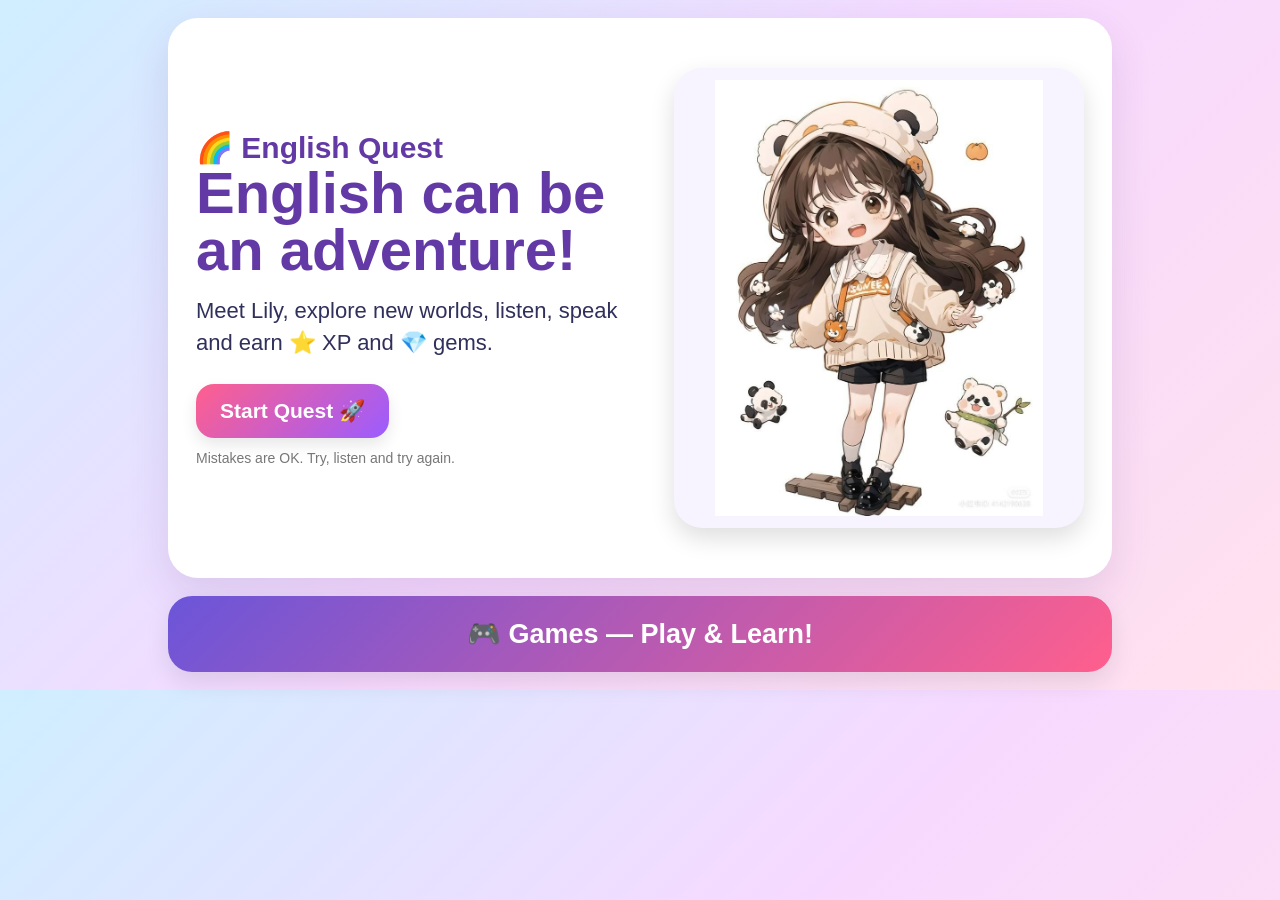
<file: index.html>
<!DOCTYPE html>
<html lang="en">
<head>
<meta charset="UTF-8">
<meta name="viewport" content="width=device-width, initial-scale=1.0">
<title>English Quest 🌈</title>
<style>
*{box-sizing:border-box}body{margin:0;font-family:Arial,Verdana,sans-serif;background:linear-gradient(135deg,#cfeeff,#f7d9ff 52%,#ffe1ee);color:#30305c}button{font:inherit}#app{max-width:980px;margin:0 auto;padding:18px}.screen{display:none}.screen.active{display:block}.top{display:flex;justify-content:space-between;align-items:center;gap:12px;margin-bottom:14px}.brand{font-size:30px;font-weight:900;color:#6339a6}.stats{display:flex;gap:8px;flex-wrap:wrap;justify-content:flex-end}.pill{background:#fff;border-radius:999px;padding:9px 15px;box-shadow:0 5px 16px #00000012;font-weight:800}.card{background:#fff;border-radius:30px;padding:28px;box-shadow:0 16px 40px #54317b22}.hero{min-height:560px;display:grid;grid-template-columns:1.05fr .95fr;gap:25px;align-items:center;overflow:hidden}.hero-copy h1{font-size:58px;line-height:.98;margin:0 0 16px;color:#6339a6}.hero-copy p{font-size:22px;line-height:1.45;margin:0 0 25px}.hero-img{width:100%;height:460px;object-fit:contain;border-radius:28px;background:#f7f4ff;box-shadow:0 10px 25px #0002;padding:12px}.primary,.secondary,.listen,.mic,.next{border:0;border-radius:18px;padding:15px 24px;font-weight:900;cursor:pointer;transition:.18s;box-shadow:0 7px 16px #00000018}.primary{background:linear-gradient(135deg,#ff5f8d,#9b5cff);color:#fff;font-size:21px}.secondary{background:#fff;color:#6339a6;border:2px solid #d8c6f7}.listen{background:#eadbff;color:#6339a6}.mic{background:#ff638d;color:#fff}.next{background:#6b55d9;color:#fff}.primary:hover,.secondary:hover,.listen:hover,.mic:hover,.next:hover{transform:translateY(-2px)}.small{font-size:14px;color:#777;margin-top:12px}.home-games{margin-top:18px}.games-main-btn{display:block;width:100%;padding:22px 24px;border:0;border-radius:24px;background:linear-gradient(135deg,#6b55d9,#ff5f8d);color:#fff;font-size:27px;font-weight:900;cursor:pointer;box-shadow:0 10px 24px #00000018}.map-head{display:flex;align-items:center;justify-content:space-between;gap:15px}.map-head h2{font-size:38px;margin:0}.map-intro{font-size:18px;color:#666;margin:8px 0 20px}.map-grid{display:grid;grid-template-columns:repeat(3,1fr);gap:16px}.zone{border:0;border-radius:23px;background:#fff;padding:0;overflow:hidden;cursor:pointer;text-align:left;box-shadow:0 9px 22px #00000013;transition:.18s;position:relative}.zone:hover{transform:translateY(-4px)}.zone.locked{cursor:not-allowed;filter:saturate(.55);opacity:.72}.zone-img{width:100%;height:145px;object-fit:contain;background:#e9e3f5;padding:8px}.zone-body{padding:14px}.zone-num{font-size:13px;color:#7c65bd;font-weight:900}.zone-title{font-size:20px;font-weight:900;margin-top:3px}.zone-sub{font-size:14px;color:#777;margin-top:4px}.lock{position:absolute;right:12px;top:12px;background:#fff;border-radius:50%;padding:8px;z-index:2}.lesson-head{display:flex;align-items:center;justify-content:space-between;gap:12px}.lesson-title{font-size:30px;margin:0}.progress{height:12px;background:#eee;border-radius:99px;overflow:hidden;margin:15px 0 22px}.progress-fill{height:100%;background:linear-gradient(90deg,#ff6b9d,#7c58dd);width:0}.question{font-size:28px;font-weight:900;margin:10px 0 18px}.big-image{width:min(100%,500px);height:285px;object-fit:contain;border-radius:24px;margin:auto;background:#f7f4ff;padding:10px;display:block}.answer-grid{display:grid;grid-template-columns:1fr 1fr;gap:12px;margin-top:20px}.answer{border:2px solid #e2ddec;background:#fff;border-radius:18px;padding:15px;cursor:pointer;font-size:19px;font-weight:800;color:#45416d}.answer.correct,.answer.correct:disabled{background:#c9f5d0!important;border:3px solid #4caf68!important;color:#245c32!important;opacity:1!important}.answer.wrong,.answer.wrong:disabled{background:#ffd1d8!important;border:3px solid #f05c70!important;color:#8b2435!important;opacity:1!important}.answer:disabled{cursor:default;opacity:1}.feedback{min-height:32px;font-size:18px;font-weight:900;margin:15px}.actions{display:flex;justify-content:center;gap:10px;flex-wrap:wrap}.back-task{background:#fff;color:#6339a6;border:2px solid #d8c6f7;border-radius:18px;padding:15px 24px;font-weight:900;cursor:pointer}.story{display:grid;grid-template-columns:.9fr 1.1fr;gap:24px;align-items:center}.story img{width:100%;height:390px;object-fit:contain;border-radius:25px;background:#f6f1ff;padding:10px}.story-text{font-size:28px;font-weight:900;line-height:1.3}.story-step{font-size:14px;color:#8b7ba7;font-weight:900;margin-bottom:12px}.reward{text-align:center;padding:30px}.reward h2{font-size:42px;color:#6339a6;margin:8px}.reward .stars{font-size:55px}.gift-grid{display:grid;grid-template-columns:repeat(3,1fr);gap:16px;margin-top:20px}.gift-card{border:2px solid #eadff8;background:#fff;border-radius:22px;padding:18px;text-align:center;cursor:pointer;font-weight:900;transition:.18s}.gift-card:hover{transform:translateY(-4px);background:#fbf6ff}.gift-icon{font-size:55px}.gift-name{font-size:21px;color:#6339a6;margin-top:8px}.gift-text{font-size:14px;color:#777;margin-top:6px;line-height:1.3}.gift-done{text-align:center;padding:25px}.gift-done .big-gift{font-size:80px}@media(max-width:760px){#app{padding:10px}.hero,.story{grid-template-columns:1fr}.hero{min-height:auto}.hero-copy h1{font-size:44px}.hero-img{height:330px}.map-grid,.gift-grid{grid-template-columns:1fr 1fr}.answer-grid{grid-template-columns:1fr}.story img{height:300px}}@media(max-width:480px){.map-grid,.gift-grid{grid-template-columns:1fr}.card{padding:18px;border-radius:22px}.question{font-size:23px}.hero-img{height:280px}.games-main-btn{font-size:22px;padding:19px}}
</style>
</head>
<body><div id="app">
<section id="home" class="screen active"><div class="card hero"><div class="hero-copy"><div class="brand">🌈 English Quest</div><h1>English can be an adventure!</h1><p>Meet Lily, explore new worlds, listen, speak and earn ⭐ XP and 💎 gems.</p><button id="startQuestBtn" class="primary" type="button">Start Quest 🚀</button><div class="small">Mistakes are OK. Try, listen and try again.</div></div><img class="hero-img" src="https://yuliaishtar-hub.github.io/inglish-adventure/Lili.jpg" alt="Lily"></div><div class="home-games"><button id="gamesBtn" class="games-main-btn" type="button">🎮 Games — Play & Learn!</button></div></section>
<section id="map" class="screen"><div class="top"><div class="brand">🌈 English Quest</div><div class="stats"><div class="pill">⭐ <span id="xp">0</span> XP</div><div class="pill">💎 <span id="gems">0</span></div></div></div><div class="card"><div class="map-head"><div><h2>🗺️ Adventure Map</h2><div class="map-intro">Complete a world to unlock the next one.</div></div><button id="homeBtn" class="secondary" type="button">⌂ Home</button></div><div id="mapGrid" class="map-grid"></div></div></section>
<section id="lesson" class="screen"><div class="top"><button id="mapBtn" class="secondary" type="button">← Back to Map</button><div class="stats"><div class="pill">⭐ <span id="lessonXp">0</span></div><div class="pill">💎 <span id="lessonGems">0</span></div></div></div><div class="card"><div class="lesson-head"><h2 id="lessonTitle" class="lesson-title"></h2><div id="counter"></div></div><div class="progress"><div id="progressFill" class="progress-fill"></div></div><div id="lessonContent"></div></div></section>
<section id="reward" class="screen"><div class="card reward"><div class="stars">🌟🏆🌟</div><h2 id="rewardTitle">Well done!</h2><p id="rewardText" style="font-size:20px"></p><button id="continueBtn" class="primary" type="button">Continue Adventure 🗺️</button></div></section>
</div>
<script>
const IMG="https://yuliaishtar-hub.github.io/inglish-adventure/";function q(question,image,options,correctIndex){return{question,image,options,correctIndex}}
const zones=[{key:"family",icon:"👨‍👩‍👧",title:"Family",sub:"Family & people",image:IMG+"Lili.jpg"},{key:"school",icon:"🏫",title:"School",sub:"Things & actions",image:IMG+"Notebook.jpg"},{key:"animals",icon:"🐾",title:"Pet World",sub:"Animals & speaking",image:IMG+"monkey.jpg"},{key:"colours",icon:"🎨",title:"Colour Garden",sub:"Colours",image:IMG+"red.jpg"},{key:"food",icon:"🍕",title:"Yummy Café",sub:"Food & drinks",image:IMG+"Pizza.jpg"},{key:"seasons",icon:"🌦️",title:"Weather Park",sub:"Four seasons",image:IMG+"weather.jpg"},{key:"toys",icon:"🧸",title:"Toy Town",sub:"Toys",image:IMG+"Taddybear.jpg"},{key:"home",icon:"🏡",title:"My Home",sub:"Rooms & things",image:IMG+"bedroom.jpg"},{key:"boss",icon:"🎁",title:"Gift",sub:"Choose your gift",image:IMG+"Lili.jpg"}];
const levels={
family:{name:"👨‍👩‍👧 Family",type:"story",scenes:[{text:"Hello! I'm Lily!",image:IMG+"Lili.jpg"},{text:"I have a mummy. Her name is Anna.",image:IMG+"mummy.jpg"},{text:"I have a daddy. His name is Tom.",image:IMG+"daddy.jpg"},{text:"I have a grandma.",image:IMG+"grandma.jpg"},{text:"I have a grandpa.",image:IMG+"grandpa.jpg"},{text:"I have a sister. Her name is Mia.",image:IMG+"Lilissisterbig.jpg"},{text:"I love my family!",image:IMG+"Lili.jpg"}]},
school:{name:"🏫 School",questions:[q("What is it?",IMG+"pen.jpg",["It's a pen.","It's a ruler.","It's an eraser."],0),q("What is it?",IMG+"pencil.jpg",["It's a pencil.","It's a ruler.","It's a pen."],0),q("What is it?",IMG+"ruler.jpg",["It's a pencil.","It's a ruler.","It's a pen."],1),q("What is it?",IMG+"Eraser.jpg",["It's a ruler.","It's a pen.","It's an eraser."],2),q("What is it?",IMG+"School bag.jpg",["It's a school bag.","It's a pen.","It's a ruler."],0)]},
animals:{name:"🐾 Pet World",questions:[q("What is it?",IMG+"monkey.jpg",["It's a chimp.","It's a fish.","It's a bird."],0),q("What is it?",IMG+"fish.jpg",["It's a mouse.","It's a frog.","It's a fish."],2),q("What is it?",IMG+"bird.jpg",["It's a bird.","It's a chimp.","It's a mouse."],0),q("What is it?",IMG+"mouse.jpg",["It's a fish.","It's a mouse.","It's a frog."],1),q("What is it?",IMG+"frog.jpg",["It's a frog.","It's a bird.","It's a chimp."],0)]},
colours:{name:"🎨 Colour Garden",questions:[q("What colour is it?",IMG+"red.jpg",["It's red.","It's blue.","It's yellow."],0),q("What colour is it?",IMG+"blue.jpg",["It's yellow.","It's green.","It's blue."],2),q("What colour is it?",IMG+"green.jpg",["It's green.","It's yellow.","It's blue."],0),q("What colour is it?",IMG+"yellow.jpg",["It's yellow.","It's blue.","It's red."],0)]},
food:{name:"🍕 Yummy Café",questions:[q("What is it?",IMG+"Apple.jpg",["It's an apple.","It's a pizza.","It's a burger."],0),q("What is it?",IMG+"Burger.jpg",["It's an apple.","It's a burger.","It's a sandwich."],1),q("What is it?",IMG+"Chips.jpg",["It's a pizza.","It's a burger.","It's chips."],2),q("What is it?",IMG+"Chocolate cake.jpg",["It's a chocolate cake.","It's an apple.","It's ice cream."],0),q("What is it?",IMG+"Ice cream.jpg",["It's an ice cream.","It's a burger.","It's ice cream."],2),q("What is it?",IMG+"Milk.jpg",["It's milk.","It's pizza.","It's chips."],0),q("What is it?",IMG+"Orange juice.jpg",["It's orange juice.","It's milk.","It's water."],0),q("What is it?",IMG+"Pizza.jpg",["It's pizza.","It's an apple.","It's a burger."],0),q("What is it?",IMG+"Sandwich.jpg",["It's a sandwich.","It's an apple.","It's chips."],0)]},
seasons:{name:"🌦️ Weather Park",questions:[q("What season is it?",IMG+"winter.jpg",["It's winter.","It's summer.","It's spring."],0),q("What season is it?",IMG+"spring.jpg",["It's autumn.","It's spring.","It's winter."],1),q("What season is it?",IMG+"summer.jpg",["It's winter.","It's spring.","It's summer."],2),q("What season is it?",IMG+"autumn.jpg",["It's autumn.","It's winter.","It's summer."],0)]},
toys:{name:"🧸 Toy Town",questions:[q("What is it?",IMG+"Taddybear.jpg",["It's a teddy bear.","It's a doll.","It's a ball."],0),q("What is it?",IMG+"yoyo.jpg",["It's a yoyo.","It's a puppet.","It's a toy soldier."],0),q("What is it?",IMG+"puppet.jpg",["It's a puppet.","It's a yoyo.","It's a ball."],0),q("What is it?",IMG+"ball.jpg",["It's a ball.","It's a teddy bear.","It's a doll."],0)]},
home:{name:"🏡 My Home",questions:[q("What is it?",IMG+"bed.jpg",["It's a chair.","It's a table.","It's a bed."],2),q("What is it?",IMG+"chair.jpg",["It's a chair.","It's a table.","It's a shelf."],0),q("What is it?",IMG+"table.jpg",["It's a table.","It's a chair.","It's a shelf."],0),q("What is it?",IMG+"book.jpg",["It's a book.","It's a pen.","It's a ruler."],0)]},
boss:{name:"🎁 Gift",type:"gift"}
};
const giftChoices=[{icon:"🎒",name:"School Bag",text:"A new school bag for Lily!"},{icon:"🧸",name:"Teddy Bear",text:"A cute teddy bear for Lily!"},{icon:"👗",name:"Dress",text:"A beautiful dress for Lily!"},{icon:"🎨",name:"Art Set",text:"A colourful art set for Lily!"},{icon:"📚",name:"Books",text:"New English books for Lily!"},{icon:"🎮",name:"Game",text:"A fun new game for Lily!"}];
const DEFAULT_STATE={xp:0,gems:0,completed:[],unlocked:["family"],xpRewards:[],spokenRewards:[]};let state;try{const saved=localStorage.getItem("english_quest_v2");state=saved?JSON.parse(saved):null}catch(e){state=null}if(!state||typeof state!=="object")state={...DEFAULT_STATE};if(!Array.isArray(state.completed))state.completed=[];if(!Array.isArray(state.unlocked))state.unlocked=["family"];if(!Array.isArray(state.xpRewards))state.xpRewards=[];if(!Array.isArray(state.spokenRewards))state.spokenRewards=[];if(typeof state.xp!=="number")state.xp=0;if(typeof state.gems!=="number")state.gems=0;
let currentKey="",currentIndex=0,answered=false,spokenRewarded=false,storyMode=false;
function save(){try{localStorage.setItem("english_quest_v2",JSON.stringify(state))}catch(e){}updateStats()}function updateStats(){[document.getElementById("xp"),document.getElementById("lessonXp")].forEach(e=>{if(e)e.textContent=state.xp});[document.getElementById("gems"),document.getElementById("lessonGems")].forEach(e=>{if(e)e.textContent=state.gems})}function show(id){document.querySelectorAll(".screen").forEach(s=>s.classList.remove("active"));const t=document.getElementById(id);if(t)t.classList.add("active");window.scrollTo(0,0)}function goHome(){show("home")}function showMap(){renderMap();updateStats();show("map")}
function renderMap(){const grid=document.getElementById("mapGrid");if(!grid)return;grid.innerHTML="";zones.forEach((zone,index)=>{const unlocked=state.unlocked.includes(zone.key),done=state.completed.includes(zone.key),button=document.createElement("button");button.type="button";button.className="zone"+(unlocked?"":" locked");button.innerHTML=`${!unlocked?'<div class="lock">🔒</div>':''}<img class="zone-img" src="${zone.image}" alt=""><div class="zone-body"><div class="zone-num">ZONE ${index+1} ${done?"✓":""}</div><div class="zone-title">${zone.icon} ${zone.title}</div><div class="zone-sub">${zone.sub}</div></div>`;if(unlocked){button.addEventListener("click",()=>{if(zone.key==="boss"){window.location.href="gift-shop.html";return}startLevel(zone.key)})}grid.appendChild(button)})}
function startLevel(key){if(!levels[key])return;currentKey=key;currentIndex=0;answered=false;spokenRewarded=false;storyMode=levels[key].type==="story";const title=document.getElementById("lessonTitle");if(title)title.textContent=levels[key].name;show("lesson");if(key==="boss"){showGift();return}renderLesson()}
function showGift(){const box=document.getElementById("lessonContent"),counter=document.getElementById("counter"),progress=document.getElementById("progressFill");if(counter)counter.textContent="Choose 1 gift";if(progress)progress.style.width="100%";if(!box)return;box.innerHTML=`<div class="question" style="text-align:center">🎁 Choose a gift for Lily!</div><div class="gift-grid">${giftChoices.map((g,i)=>`<button class="gift-card" type="button" onclick="chooseGift(${i})"><div class="gift-icon">${g.icon}</div><div class="gift-name">${g.name}</div><div class="gift-text">${g.text}</div></button>`).join("")}</div><div class="actions" style="margin-top:22px"><button class="back-task" type="button" onclick="showMap()">← Back to Map</button></div>`}
function chooseGift(index){const g=giftChoices[index];if(!g)return;const box=document.getElementById("lessonContent");if(!box)return;box.innerHTML=`<div class="gift-done"><div class="big-gift">${g.icon}</div><div class="question">Gift chosen! 🎉</div><p style="font-size:21px"><b>${g.name}</b></p><p style="font-size:18px;color:#777">${g.text}</p><div class="actions" style="margin-top:22px"><button class="primary" type="button" onclick="showGift()">Choose another gift</button><button class="back-task" type="button" onclick="showMap()">Continue Adventure 🗺️</button></div></div>`}
function getTaskKey(){return currentKey+"_"+currentIndex}
function renderLesson(){const data=levels[currentKey];if(!data){showMap();return}const total=storyMode?data.scenes.length:data.questions.length;document.getElementById("counter").textContent=`${currentIndex+1} / ${total}`;document.getElementById("progressFill").style.width=((currentIndex+1)/total*100)+"%";const box=document.getElementById("lessonContent");if(storyMode){renderStory(box,data.scenes[currentIndex]);return}const item=data.questions[currentIndex];answered=false;spokenRewarded=false;const image=`<img class="big-image" src="${item.image}" alt="">`;box.innerHTML=`${image}<div class="question">${item.question}</div><button id="listenQuestion" class="listen" type="button">🔊 Listen to question</button><div id="answers" class="answer-grid"></div><div id="feedback" class="feedback"></div><div class="actions"><button id="previous" class="back-task" type="button">← Back</button><button id="mic" class="mic" type="button" style="display:none">🎤 Say it!</button><button id="next" class="next" type="button" onclick="nextItem()" style="display:none">Next ➡️</button></div>`;document.getElementById("listenQuestion").addEventListener("click",()=>speak(item.question));document.getElementById("previous").addEventListener("click",previousItem);document.getElementById("mic").addEventListener("click",listenAnswer);const answers=document.getElementById("answers");item.options.forEach((text,index)=>{const b=document.createElement("button");b.type="button";b.className="answer";b.textContent=text;b.addEventListener("click",()=>selectAnswer(index,b));answers.appendChild(b)})}
function renderStory(box,scene){const total=levels[currentKey].scenes.length;box.innerHTML=`<div class="story"><img src="${scene.image}" alt="Lily story"><div><div class="story-step">LILY'S STORY • SCENE ${currentIndex+1}</div><div class="story-text">${scene.text}</div><div class="actions" style="margin-top:24px"><button class="back-task" type="button" onclick="previousItem()">← Back</button><button id="storyListen" class="listen" type="button">🔊 Listen</button><button class="next" type="button" onclick="nextItem()">${currentIndex===total-1?"Finish story":"Next ➡️"}</button></div></div></div>`;document.getElementById("storyListen").addEventListener("click",()=>speak(scene.text,true))}
function selectAnswer(index,button){if(answered)return;const item=levels[currentKey].questions[currentIndex];if(index===item.correctIndex){answered=true;button.classList.add("correct");document.querySelectorAll(".answer").forEach(b=>b.disabled=true);const taskKey=getTaskKey();if(!state.xpRewards.includes(taskKey)){state.xp+=10;state.xpRewards.push(taskKey)}save();document.getElementById("feedback").textContent="Great! Now say it aloud! +10 XP ⭐";document.getElementById("feedback").style.color="#39964e";document.getElementById("mic").style.display="inline-block";document.getElementById("next").style.display="inline-block";speak(item.options[item.correctIndex],true)}else{button.classList.add("wrong");button.disabled=true;document.getElementById("feedback").textContent="Oops! Try again!";document.getElementById("feedback").style.color="#e2536c";speak(item.options[item.correctIndex],true)}}
function previousItem(){if(currentIndex>0){currentIndex--;renderLesson();return}showMap()}function nextItem(){const data=levels[currentKey];if(!data)return;const total=storyMode?data.scenes.length:data.questions.length;if(currentIndex<total-1){currentIndex++;renderLesson();return}finishLevel()}
function finishLevel(){if(!state.completed.includes(currentKey))state.completed.push(currentKey);const position=zones.findIndex(z=>z.key===currentKey),nextZone=zones[position+1];if(nextZone&&!state.unlocked.includes(nextZone.key))state.unlocked.push(nextZone.key);save();document.getElementById("rewardTitle").textContent=levels[currentKey].name+" complete!";document.getElementById("rewardText").textContent="Amazing job! You completed this adventure! 🌟";show("reward");speak("Well done! Great job!",true)}
function speak(text,slow=false){if(!( "speechSynthesis" in window))return;speechSynthesis.cancel();const u=new SpeechSynthesisUtterance(text);u.lang="en-US";u.rate=slow?.72:.82;u.pitch=1.08;speechSynthesis.speak(u)}function normalizeSpeech(text){return String(text||"").toLowerCase().replace(/[.,!?;:'"’`]/g,"").replace(/\s+/g," ").trim()}
function listenAnswer(){if(!answered)return;const SR=window.SpeechRecognition||window.webkitSpeechRecognition;if(!SR){alert("Speech recognition is not available in this browser.");return}const item=levels[currentKey].questions[currentIndex],mic=document.getElementById("mic");mic.textContent="🎤 Listening...";mic.disabled=true;const r=new SR();r.lang="en-US";r.interimResults=false;r.maxAlternatives=3;r.onresult=e=>{const heard=normalizeSpeech(e.results[0][0].transcript),correct=normalizeSpeech(item.options[item.correctIndex]);if(heard===correct||heard.includes(correct)){const taskKey=getTaskKey();if(!state.spokenRewards.includes(taskKey)){state.spokenRewards.push(taskKey);state.gems+=1;save()}document.getElementById("feedback").textContent="Excellent speaking! 🎉 +1 💎";document.getElementById("feedback").style.color="#39964e"}else{document.getElementById("feedback").textContent="Good try! Listen once more and repeat.";speak(item.options[item.correctIndex],true)}};r.onerror=()=>{};r.onend=()=>{mic.textContent="🎤 Say it!";mic.disabled=false};try{r.start()}catch(e){mic.textContent="🎤 Say it!";mic.disabled=false}}
const startQuestBtn=document.getElementById("startQuestBtn");if(startQuestBtn)startQuestBtn.addEventListener("click",showMap);const gamesBtn=document.getElementById("gamesBtn");if(gamesBtn)gamesBtn.addEventListener("click",()=>window.location.href="games.html");const homeBtn=document.getElementById("homeBtn");if(homeBtn)homeBtn.addEventListener("click",goHome);const mapBtn=document.getElementById("mapBtn");if(mapBtn)mapBtn.addEventListener("click",showMap);const continueBtn=document.getElementById("continueBtn");if(continueBtn)continueBtn.addEventListener("click",showMap);updateStats();
</script></body></html>
</file>
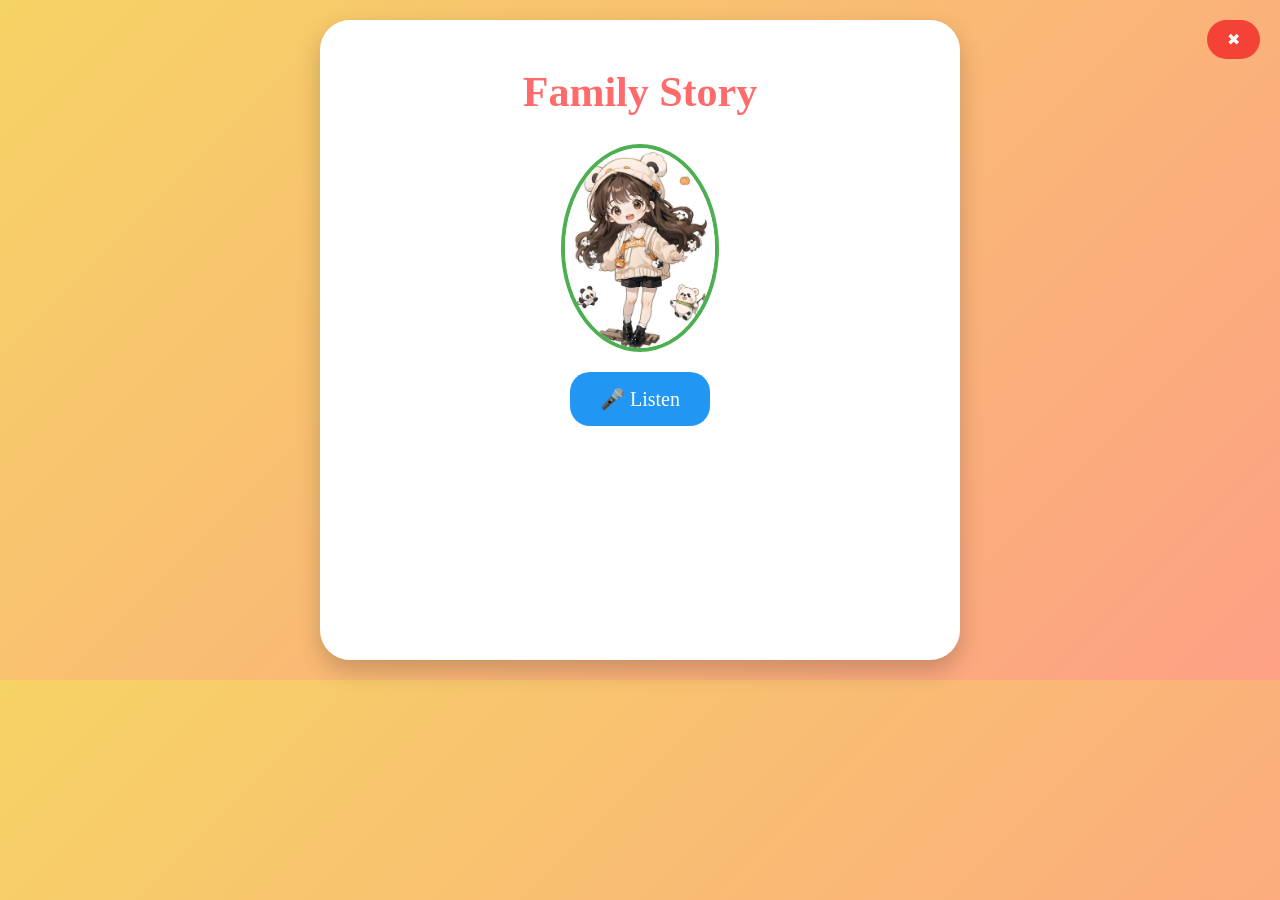
<file: amily_story.html>
<!DOCTYPE html>
<html lang="en">
<head>
    <meta charset="UTF-8">
    <meta name="viewport" content="width=device-width, initial-scale=1.0">
    <title>Family Story</title>
    <style>
        body { font-family: 'Comic Sans MS', 'Comic Sans', cursive; background: linear-gradient(135deg, #f6d365 0%, #fda085 100%); text-align: center; padding: 20px; margin: 0; }
        #game-container { background-color: #fff; border-radius: 30px; padding: 20px; max-width: 600px; margin: 0 auto; box-shadow: 0 10px 25px rgba(0,0,0,0.2); min-height: 600px; }
        h1 { color: #ff6b6b; font-size: 42px; text-shadow: 2px 2px 0 #fff; }
        
        #lily-img { width: 150px; border-radius: 50%; border: 4px solid #4CAF50; margin: 20px auto; display: block; }
        #welcome-text { font-size: 24px; color: #333; margin-bottom: 20px; }
        
        .location-btn { display: block; width: 85%; margin: 15px auto; padding: 15px; font-size: 20px; background-color: #f0f8ff; border: 3px solid #4CAF50; border-radius: 20px; cursor: pointer; transition: 0.3s; font-family: inherit; }
        .location-btn:hover { background-color: #dcedc8; transform: scale(1.05); }
        
        #story-text { font-size: 22px; color: #333; margin-bottom: 20px; }
        #story-btn { padding: 15px 30px; font-size: 20px; background-color: #2196F3; border: none; border-radius: 20px; cursor: pointer; color: white; font-family: inherit; margin-bottom: 20px; }
        #next-btn { padding: 15px 30px; font-size: 20px; background-color: #4CAF50; border: none; border-radius: 20px; cursor: pointer; color: white; font-family: inherit; display: none; margin-top: 20px; }
        #exit-btn { position: absolute; top: 20px; right: 20px; padding: 10px 20px; background-color: #f44336; border: none; border-radius: 20px; cursor: pointer; color: white; font-family: inherit; font-size: 16px; }
    </style>
</head>
<body>
    <div id="game-container">
        <h1>Family Story</h1>
        <button id="exit-btn" onclick="window.location.href='index.html'">✖</button>
        <img id="lily-img" src="https://yuliaishtar-hub.github.io/inglish-adventure/Lili.jpg" alt="Lily">
        
        <div id="screen-story">
            <div id="story-text"></div>
            <button id="story-btn" onclick="speakStory()">🎤 Listen</button>
            <button id="next-btn" onclick="nextQuestion()">Next ➡️</button>
        </div>
        
        <div id="screen-questions" style="display: none;">
            <div id="question-text"></div>
            <div id="answers"></div>
            <div id="feedback"></div>
            <button id="mic-btn" onclick="startListening()">🎤 Say it!</button>
            <button id="next-btn" onclick="nextQuestion()">Next ➡️</button>
        </div>
        
        <div id="screen-final" style="display: none;">
            <div class="location-btn" onclick="window.location.href='index.html'">Back to Map</div>
        </div>
    </div>

    <script>
        const LILY_PITCH = 1.2;
        const LILY_RATE = 0.85;

        let lilyVoice = null;
        let currentQuestionIndex = 0;
        let correctAnswerText = "";

        const storyText = "Hello! I'm Lily! This is my mummy. Her name is Anna. She is kind. This is my daddy. His name is Tom. He is funny. My grandma is nice. My grandpa is old. I love my family!";

        const questions = [
            { question: "Who is she?", image: "👩", options: ["She's my mum.", "She's my sister.", "She's my grandma."], correctIndex: 0 },
            { question: "Who is he?", image: "👴", options: ["He's my brother.", "He's my grandpa.", "He's my dad."], correctIndex: 1 },
            { question: "Who is he?", image: "👨", options: ["He's my daddy.", "He's my grandpa.", "He's my brother."], correctIndex: 0 },
            { question: "Who is she?", image: "👧", options: ["She's my mummy.", "She's my grandma.", "She's my sister."], correctIndex: 2 }
        ];

        function setupVoice() {
            const voices = window.speechSynthesis.getVoices();
            for (let i = 0; i < voices.length; i++) {
                const v = voices[i];
                if (v.name.includes('Google UK English Female') || v.name.includes('Zira') || v.name.includes('Samantha') || v.name.includes('Female') || v.lang === 'en-US' || v.lang === 'en-GB') {
                    lilyVoice = v; break;
                }
            }
            if (!lilyVoice && voices.length > 0) { lilyVoice = voices[0]; }
            window.speechSynthesis.onvoiceschanged = function() {
                const voices = window.speechSynthesis.getVoices();
                for (let i = 0; i < voices.length; i++) {
                    const v = voices[i];
                    if (v.name.includes('Google UK English Female') || v.name.includes('Zira') || v.name.includes('Samantha') || v.name.includes('Female') || v.lang === 'en-US' || v.lang === 'en-GB') {
                        lilyVoice = v; break;
                    }
                }
            };
        }

        function speak(text) {
            if (!('speechSynthesis' in window)) return;
            window.speechSynthesis.cancel();
            const utterance = new SpeechSynthesisUtterance(text);
            utterance.lang = 'en-US';
            utterance.rate = LILY_RATE;
            utterance.pitch = LILY_PITCH;
            utterance.volume = 1.0;
            if (lilyVoice) { utterance.voice = lilyVoice; }
            window.speechSynthesis.speak(utterance);
        }

        function speakStory() {
            speak(storyText);
        }

        function nextQuestion() {
            currentQuestionIndex++;
            if (currentQuestionIndex >= questions.length) {
                document.getElementById('screen-story').style.display = 'none';
                document.getElementById('screen-questions').style.display = 'none';
                document.getElementById('screen-final').style.display = 'block';
                speak("Well done!");
                return;
            }
            
            const q = questions[currentQuestionIndex];
            correctAnswerText = q.options[q.correctIndex];
            document.getElementById('question-text').innerHTML = q.image + "<br>" + q.question;
            document.getElementById('feedback').innerText = "";
            document.getElementById('mic-btn').style.display = 'none';
            
            const answersDiv = document.getElementById('answers');
            answersDiv.innerHTML = "";
            
            q.options.forEach((option, index) => {
                const btn = document.createElement('button');
                btn.innerText = option;
                btn.className = 'location-btn';
                btn.onclick = () => selectAnswer(index, btn);
                answersDiv.appendChild(btn);
            });
        }

        function selectAnswer(index, btn) {
            const buttons = document.querySelectorAll('.location-btn');
            const q = questions[currentQuestionIndex];
            if (index === q.correctIndex) {
                buttons.forEach(b => b.disabled = true);
                btn.classList.add('correct');
                document.getElementById('feedback').innerText = "Great! Now say it aloud!";
                document.getElementById('mic-btn').style.display = 'inline-block';
                document.getElementById('next-btn').style.display = 'inline-block';
                speak(correctAnswerText);
            } else {
                btn.classList.add('wrong');
                btn.disabled = true;
                document.getElementById('feedback').innerText = "Oops! Try again!";
            }
        }

        function startListening() {
            const micBtn = document.getElementById('mic-btn');
            micBtn.classList.add('active');
            micBtn.innerText = "Listening...";
            
            const recognition = new (window.SpeechRecognition || window.webkitSpeechRecognition)();
            recognition.lang = 'en-US';
            recognition.interimResults = false;
            recognition.maxAlternatives = 1;
            recognition.start();
            
            recognition.onresult = (event) => {
                const spokenText = event.results[0][0].transcript.toLowerCase();
                const cleanSpoken = spokenText.trim().replace(/[.,!?;:]/g, '');
                const cleanCorrect = correctAnswerText.toLowerCase().replace(/[.,!?;:]/g, '');
                
                if (cleanSpoken.includes(cleanCorrect) || cleanCorrect.includes(cleanSpoken)) {
                    micBtn.classList.remove('active');
                    micBtn.style.display = 'none';
                    document.getElementById('feedback').innerText = "Excellent!";
                    document.getElementById('next-btn').style.display = 'inline-block';
                } else {
                    micBtn.classList.remove('active');
                    micBtn.innerText = "🎤 Try Again";
                    document.getElementById('feedback').innerText = "Not quite. Listen again!";
                    speak(correctAnswerText);
                }
            };
            
            recognition.onerror = (event) => {
                micBtn.classList.remove('active');
                micBtn.innerText = "🎤 Say it!";
                alert("Microphone error: " + event.error + ". Please try again.");
            };
            
            recognition.onend = () => {
                if(micBtn.classList.contains('active')){
                    micBtn.classList.remove('active');
                    micBtn.innerText = "🎤 Say it!";
                }
            };
        }

        window.onload = function() {
            setupVoice();
            speak(storyText);
        };
    </script>
</body>
</html>
</file>
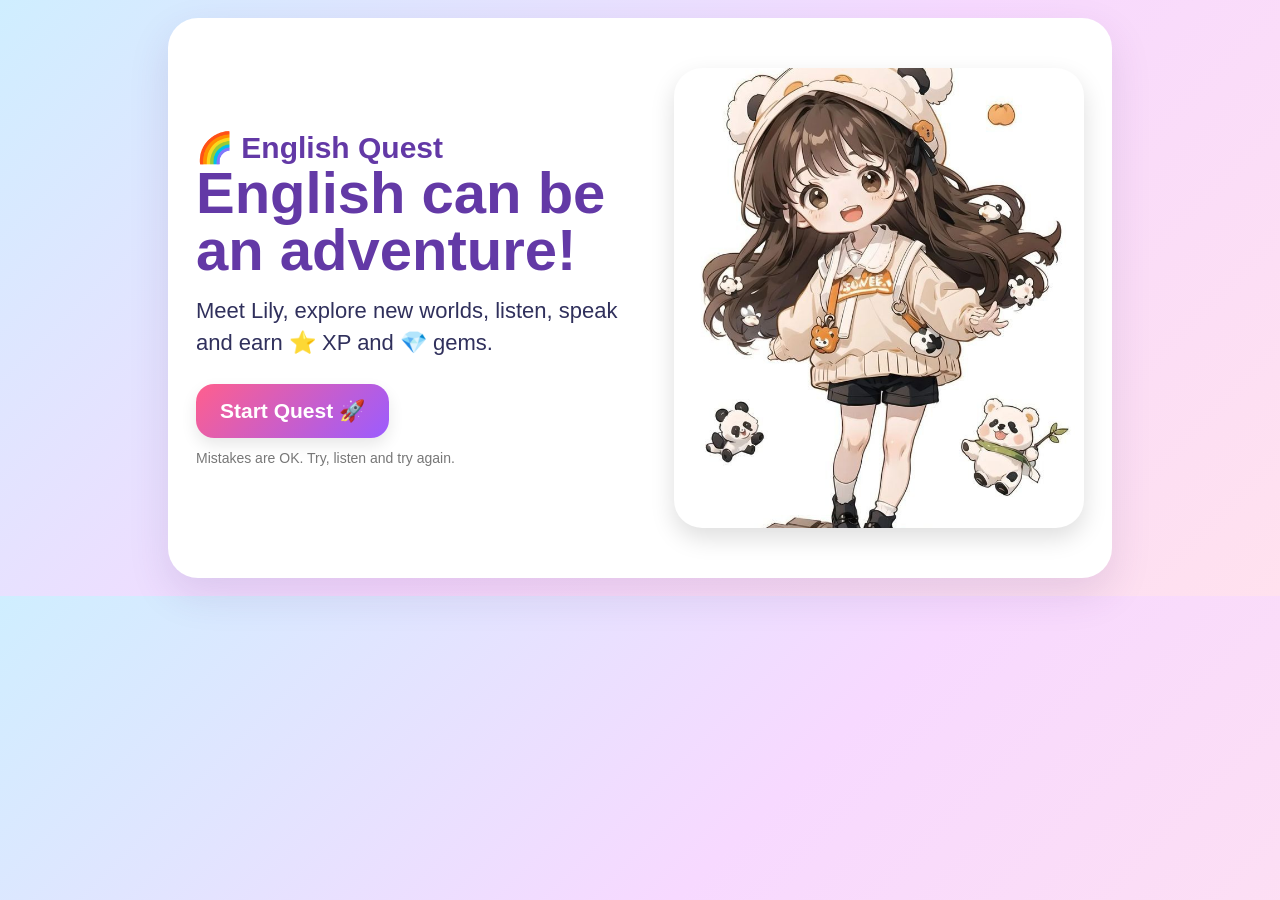
<file: family_story.html>
<!DOCTYPE html>
<html lang="en">
<head>
<meta charset="UTF-8">
<meta name="viewport" content="width=device-width, initial-scale=1.0">
<title>English Quest 🌈</title>
<style>
*{box-sizing:border-box}
body{
  margin:0; font-family:Arial,Verdana,sans-serif;
  background:linear-gradient(135deg,#cfeeff 0%,#f7d9ff 52%,#ffe1ee 100%);
  color:#30305c;
}
button{font:inherit}
#app{max-width:980px;margin:0 auto;padding:18px}
.screen{display:none}
.screen.active{display:block}
.top{
  display:flex;justify-content:space-between;align-items:center;gap:12px;
  margin-bottom:14px
}
.brand{font-size:30px;font-weight:900;color:#6339a6}
.stats{display:flex;gap:8px;flex-wrap:wrap;justify-content:flex-end}
.pill{
  background:#fff;border-radius:999px;padding:9px 15px;
  box-shadow:0 5px 16px #00000012;font-weight:800
}
.card{
  background:#fff;border-radius:30px;padding:28px;
  box-shadow:0 16px 40px #54317b22
}
.hero{
  min-height:560px;display:grid;grid-template-columns:1.05fr .95fr;
  gap:25px;align-items:center;overflow:hidden
}
.hero-copy h1{font-size:58px;line-height:.98;margin:0 0 16px;color:#6339a6}
.hero-copy p{font-size:22px;line-height:1.45;margin:0 0 25px}
.hero-img{
  width:100%;max-height:460px;object-fit:cover;border-radius:28px;
  background:#eee;box-shadow:0 10px 25px #0002
}
.primary,.secondary,.listen,.mic,.next{
  border:0;border-radius:18px;padding:15px 24px;font-weight:900;
  cursor:pointer;transition:.18s;box-shadow:0 7px 16px #00000018
}
.primary{background:linear-gradient(135deg,#ff5f8d,#9b5cff);color:#fff;font-size:21px}
.secondary{background:#fff;color:#6339a6;border:2px solid #d8c6f7}
.listen{background:#eadbff;color:#6339a6}
.mic{background:#ff638d;color:#fff}
.next{background:#6b55d9;color:#fff}
.primary:hover,.secondary:hover,.listen:hover,.mic:hover,.next:hover{transform:translateY(-2px)}
.small{font-size:14px;color:#777;margin-top:12px}
.map-head{display:flex;align-items:center;justify-content:space-between;gap:15px}
.map-head h2{font-size:38px;margin:0}
.map-intro{font-size:18px;color:#666;margin:8px 0 20px}
.map-grid{display:grid;grid-template-columns:repeat(3,1fr);gap:16px}
.zone{
  border:0;border-radius:23px;background:#fff;padding:0;overflow:hidden;
  cursor:pointer;text-align:left;box-shadow:0 9px 22px #00000013;
  transition:.18s;position:relative
}
.zone:hover{transform:translateY(-4px)}
.zone.locked{cursor:not-allowed;filter:saturate(.55);opacity:.72}
.zone-img{width:100%;height:145px;object-fit:cover;background:#e9e3f5}
.zone-body{padding:14px}
.zone-num{font-size:13px;color:#7c65bd;font-weight:900}
.zone-title{font-size:20px;font-weight:900;margin-top:3px}
.zone-sub{font-size:14px;color:#777;margin-top:4px}
.lock{position:absolute;right:12px;top:12px;background:#fff;border-radius:50%;padding:8px}
.lesson-head{display:flex;align-items:center;justify-content:space-between;gap:12px}
.lesson-title{font-size:30px;margin:0}
.progress{height:12px;background:#eee;border-radius:99px;overflow:hidden;margin:15px 0 22px}
.progress-fill{height:100%;background:linear-gradient(90deg,#ff6b9d,#7c58dd);width:0}
.lesson-card{text-align:center}
.question{font-size:28px;font-weight:900;margin:10px 0 18px}
.big-image{
  width:min(100%,500px);height:285px;object-fit:contain;
  border-radius:24px;margin:auto;background:#f7f4ff
}
.answer-grid{display:grid;grid-template-columns:1fr 1fr;gap:12px;margin-top:20px}
.answer{
  border:2px solid #e2ddec;background:#fff;border-radius:18px;padding:15px;
  cursor:pointer;font-size:19px;font-weight:800;color:#45416d
}
.answer:hover{background:#f6f0ff}
.answer.correct{background:#c9f5d0;border-color:#4caf68}
.answer.wrong{background:#ffd1d8;border-color:#f05c70}
.feedback{min-height:32px;font-size:18px;font-weight:900;margin:15px}
.actions{display:flex;justify-content:center;gap:10px;flex-wrap:wrap}
.story{
  display:grid;grid-template-columns:.9fr 1.1fr;gap:24px;align-items:center
}
.story img{width:100%;height:390px;object-fit:contain;border-radius:25px;background:#f6f1ff}
.story-text{font-size:28px;font-weight:900;line-height:1.3}
.story-step{font-size:14px;color:#8b7ba7;font-weight:900;margin-bottom:12px}
.reward{text-align:center;padding:30px}
.reward h2{font-size:42px;color:#6339a6;margin:8px}
.reward .stars{font-size:55px}
@media(max-width:760px){
  #app{padding:10px}
  .hero,.story{grid-template-columns:1fr}
  .hero{min-height:auto}
  .hero-copy h1{font-size:44px}
  .hero-img{max-height:330px}
  .map-grid{grid-template-columns:1fr 1fr}
  .answer-grid{grid-template-columns:1fr}
}
@media(max-width:480px){
  .map-grid{grid-template-columns:1fr}
  .card{padding:18px;border-radius:22px}
  .question{font-size:23px}
}
</style>
</head>
<body>
<div id="app">

  <section id="home" class="screen active">
    <div class="card hero">
      <div class="hero-copy">
        <div class="brand">🌈 English Quest</div>
        <h1>English can be an adventure!</h1>
        <p>Meet Lily, explore new worlds, listen, speak and earn ⭐ XP and 💎 gems.</p>
        <button class="primary" onclick="showMap()">Start Quest 🚀</button>
        <div class="small">Mistakes are OK. Try, listen and try again.</div>
      </div>
      <img class="hero-img" src="https://yuliaishtar-hub.github.io/inglish-adventure/Lili.jpg" alt="Lily">
    </div>
  </section>

  <section id="map" class="screen">
    <div class="top">
      <div class="brand">🌈 English Quest</div>
      <div class="stats"><div class="pill">⭐ <span id="xp">0</span> XP</div><div class="pill">💎 <span id="gems">0</span></div></div>
    </div>
    <div class="card">
      <div class="map-head">
        <div><h2>🗺️ Adventure Map</h2><div class="map-intro">Complete a world to unlock the next one.</div></div>
        <button class="secondary" onclick="goHome()">⌂ Home</button>
      </div>
      <div id="mapGrid" class="map-grid"></div>
    </div>
  </section>

  <section id="lesson" class="screen">
    <div class="top">
      <button class="secondary" onclick="showMap()">← Map</button>
      <div class="stats"><div class="pill">⭐ <span id="lessonXp">0</span></div><div class="pill">💎 <span id="lessonGems">0</span></div></div>
    </div>
    <div class="card">
      <div class="lesson-head"><h2 id="lessonTitle" class="lesson-title"></h2><div id="counter"></div></div>
      <div class="progress"><div id="progressFill" class="progress-fill"></div></div>
      <div id="lessonContent"></div>
    </div>
  </section>

  <section id="reward" class="screen">
    <div class="card reward">
      <div class="stars">🌟🏆🌟</div>
      <h2 id="rewardTitle">Well done!</h2>
      <p id="rewardText" style="font-size:20px"></p>
      <button class="primary" onclick="showMap()">Continue Adventure 🗺️</button>
    </div>
  </section>

</div>

<script>
const IMG = "https://yuliaishtar-hub.github.io/inglish-adventure/";

const zones = [
  {key:"family", icon:"👨‍👩‍👧", title:"Family", sub:"Family & people", image:IMG+"mum dad.jpg"},
  {key:"school", icon:"🏫", title:"School", sub:"Things & actions", image:IMG+"School bag.jpg"},
  {key:"animals", icon:"🐾", title:"Pet World", sub:"Animals & speaking", image:IMG+"monkey.jpg"},
  {key:"colours", icon:"🎨", title:"Colour Castle", sub:"Colours", image:null},
  {key:"food", icon:"🍕", title:"Yummy Café", sub:"Food & drinks", image:IMG+"Pizza.jpg"},
  {key:"seasons", icon:"🌦️", title:"Weather Park", sub:"Seasons", image:null},
  {key:"toys", icon:"🧸", title:"Toy Town", sub:"Toys", image:null},
  {key:"home", icon:"🏡", title:"My Home", sub:"Rooms & things", image:IMG+"bedroom.jpg"},
  {key:"boss", icon:"👑", title:"Boss Castle", sub:"Big conversation", image:IMG+"Lili green.jpg"}
];

const levels = {
family:{
 name:"👨‍👩‍👧 Family",
 type:"story",
 scenes:[
  {text:"Hello! I'm Lily!", image:IMG+"Lili.jpg"},
  {text:"I have a mummy. Her name is Anna.", image:IMG+"mummy.jpg"},
  {text:"I have a daddy. His name is Tom.", image:IMG+"daddy.jpg"},
  {text:"I have a grandma and a grandpa.", image:IMG+"grandmagrandpa.jpg"},
  {text:"I have a sister. Her name is Mia.", image:IMG+"Lilissisterbig.jpg"},
  {text:"I love my family!", image:IMG+"Lili.jpg"},
  {text:"I go to school every day!", image:IMG+"Lili.jpg"},
  {text:"Let's play together!", image:IMG+"Lili.jpg"}
 ]},
school:{name:"🏫 School", questions:[
 q("What is it?",IMG+"pen.jpg",["It's a pen.","It's a ruler.","It's an eraser."],0),
 q("What is it?",IMG+"pencil.jpg",["It's a pencil.","It's a ruler.","It's a pen."],0),
 q("What is it?",IMG+"ruler.jpg",["It's a pencil.","It's a ruler.","It's a pen."],1),
 q("What is it?",IMG+"Eraser.jpg",["It's a ruler.","It's a pen.","It's an eraser."],2),
 q("What is it?",IMG+"School bag.jpg",["It's a school bag.","It's a pen.","It's a ruler."],0)
]},
animals:{name:"🐾 Pet World",questions:[
 q("What is it?",IMG+"monkey.jpg",["It's a chimp.","It's a fish.","It's a bird."],0),
 q("What is it?",IMG+"fish.jpg",["It's a mouse.","It's a frog.","It's a fish."],2),
 q("What is it?",IMG+"bird.jpg",["It's a bird.","It's a chimp.","It's a mouse."],0),
 q("What is it?",IMG+"mouse.jpg",["It's a fish.","It's a mouse.","It's a frog."],1),
 q("What is it?",IMG+"frog.jpg",["It's a frog.","It's a bird.","It's a chimp."],0)
]},
colours:{name:"🎨 Colour Castle",questions:[
 q("What colour is it?","🔴",["It's red.","It's blue.","It's white."],0),
 q("What colour is it?","🔵",["It's yellow.","It's black.","It's blue."],2),
 q("What colour is it?","🟡",["It's yellow.","It's brown.","It's orange."],0),
 q("What colour is it?","⚫",["It's white.","It's black.","It's red."],1),
 q("What colour is it?","🟢",["It's green.","It's yellow.","It's red."],0),
 q("What colour is it?","⚪",["It's white.","It's blue.","It's black."],0),
 q("What colour is it?","🟤",["It's brown.","It's pink.","It's red."],0),
 q("What colour is it?","🌸",["It's pink.","It's green.","It's blue."],0)
]},
food:{name:"🍕 Yummy Café",questions:[
 q("What is it?",IMG+"Apple.jpg",["It's an apple.","It's a pizza.","It's a burger."],0),
 q("What is it?",IMG+"Burger.jpg",["It's an apple.","It's a burger.","It's a sandwich."],1),
 q("What is it?",IMG+"Chips.jpg",["It's a pizza.","It's a burger.","It's chips."],2),
 q("What is it?",IMG+"Chocolate cake.jpg",["It's a chocolate cake.","It's an apple.","It's ice cream."],0),
 q("What is it?",IMG+"Ice cream.jpg",["It's a burger.","It's ice cream.","It's a sandwich."],1),
 q("What is it?",IMG+"Milk.jpg",["It's milk.","It's pizza.","It's chips."],0),
 q("What is it?",IMG+"Orange juice.jpg",["It's orange juice.","It's milk.","It's water."],0),
 q("What is it?",IMG+"Pizza.jpg",["It's pizza.","It's an apple.","It's a burger."],0),
 q("What is it?",IMG+"Sandwich.jpg",["It's a sandwich.","It's an apple.","It's chips."],0)
]},
seasons:{name:"🌦️ Weather Park",questions:[
 q("What season is it?","❄️",["It's winter.","It's summer.","It's spring."],0),
 q("What season is it?","🌸",["It's autumn.","It's spring.","It's winter."],1),
 q("What season is it?","☀️",["It's winter.","It's spring.","It's summer."],2),
 q("What season is it?","🍂",["It's autumn.","It's winter.","It's summer."],0)
]},
toys:{name:"🧸 Toy Town",questions:[
 q("What is it?","🧸",["It's a teddy bear.","It's a doll.","It's a ball."],0),
 q("What is it?","🪀",["It's a yoyo.","It's a puppet.","It's a toy soldier."],0),
 q("What is it?","⚽",["It's a ball.","It's a teddy bear.","It's a doll."],0),
 q("What is it?","🪆",["It's a puppet.","It's a yoyo.","It's a ball."],0)
]},
home:{name:"🏡 My Home",questions:[
 q("What is it?","🪑",["It's a chair.","It's a table.","It's a shelf."],0),
 q("What room is it?",IMG+"bedroom.jpg",["It's a kitchen.","It's a bedroom.","It's a bathroom."],1),
 q("What room is it?",IMG+"kitchen.jpg",["It's a kitchen.","It's a living room.","It's a bedroom."],0),
 q("What room is it?",IMG+"bathroom.jpg",["It's a bedroom.","It's a bathroom.","It's a kitchen."],1)
]},
boss:{name:"👑 Boss Castle",questions:[
 q("Who is she?",IMG+"mummy.jpg",["She's my mummy.","She's my sister.","She's my grandma."],0),
 q("Who is he?",IMG+"daddy.jpg",["He's my brother.","He's my daddy.","He's my grandpa."],1),
 q("What is it?",IMG+"Apple.jpg",["It's an apple.","It's a pizza.","It's a burger."],0),
 q("What is it?",IMG+"School bag.jpg",["It's a school bag.","It's a pen.","It's a ruler."],0)
]}
};

function q(question,image,options,correctIndex){return {question,image,options,correctIndex}}

let state = JSON.parse(localStorage.getItem("english_quest_v2") || "null") || {
 xp:0,gems:0,completed:[],unlocked:["family"]
};
let currentKey="", currentIndex=0, answered=false, storyMode=false, lilyVoice=null;

function save(){localStorage.setItem("english_quest_v2",JSON.stringify(state)); updateStats();}
function updateStats(){
 ["xp","lessonXp"].forEach(id=>{const e=document.getElementById(id);if(e)e.textContent=state.xp});
 ["gems","lessonGems"].forEach(id=>{const e=document.getElementById(id);if(e)e.textContent=state.gems});
}
function show(id){
 document.querySelectorAll(".screen").forEach(s=>s.classList.remove("active"));
 document.getElementById(id).classList.add("active");
 window.scrollTo(0,0);
}
function goHome(){show("home")}
function showMap(){renderMap();updateStats();show("map")}
function renderMap(){
 const grid=document.getElementById("mapGrid"); grid.innerHTML="";
 zones.forEach((z,i)=>{
   const unlocked=state.unlocked.includes(z.key);
   const done=state.completed.includes(z.key);
   const b=document.createElement("button");
   b.className="zone"+(unlocked?"":" locked");
   b.innerHTML=`
     ${!unlocked?'<div class="lock">🔒</div>':''}
     ${z.image?`<img class="zone-img" src="${z.image}" alt="">`:`<div class="zone-img" style="display:flex;align-items:center;justify-content:center;font-size:70px">${z.icon}</div>`}
     <div class="zone-body">
       <div class="zone-num">ZONE ${i+1} ${done?"✓":""}</div>
       <div class="zone-title">${z.icon} ${z.title}</div>
       <div class="zone-sub">${z.sub}</div>
     </div>`;
   if(unlocked)b.onclick=()=>startLevel(z.key);
   grid.appendChild(b);
 });
}
function startLevel(key){
 currentKey=key; currentIndex=0; answered=false;
 storyMode=levels[key].type==="story";
 document.getElementById("lessonTitle").textContent=levels[key].name;
 show("lesson");
 renderLesson();
}
function renderLesson(){
 const data=levels[currentKey];
 document.getElementById("counter").textContent=`${currentIndex+1} / ${storyMode?data.scenes.length:data.questions.length}`;
 document.getElementById("progressFill").style.width=((currentIndex)/(storyMode?data.scenes.length:data.questions.length)*100)+"%";
 const box=document.getElementById("lessonContent");
 if(storyMode){renderStory(box,data.scenes[currentIndex]);return}
 const item=data.questions[currentIndex]; answered=false;
 const image=typeof item.image==="string" && item.image.startsWith("http")
   ? `<img class="big-image" src="${item.image}" alt="">`
   : `<div class="big-image" style="display:flex;align-items:center;justify-content:center;font-size:100px">${item.image}</div>`;
 box.innerHTML=`
   ${image}
   <div class="question">${item.question}</div>
   <button class="listen" onclick="speak('${escapeJS(item.question)}')">🔊 Listen to question</button>
   <div id="answers" class="answer-grid"></div>
   <div id="feedback" class="feedback"></div>
   <div class="actions"><button id="mic" class="mic" style="display:none" onclick="listenAnswer()">🎤 Say it!</button><button id="next" class="next" style="display:none" onclick="nextItem()">Next ➡️</button></div>`;
 const answers=document.getElementById("answers");
 item.options.forEach((text,i)=>{
   const btn=document.createElement("button");btn.className="answer";btn.textContent=text;
   btn.onclick=()=>selectAnswer(i,btn);answers.appendChild(btn);
 });
}
function renderStory(box,scene){
 box.innerHTML=`
 <div class="story">
   <img src="${scene.image}" alt="Lily story">
   <div>
     <div class="story-step">LILY'S STORY • SCENE ${currentIndex+1}</div>
     <div class="story-text">${scene.text}</div>
     <div class="actions" style="margin-top:24px">
       <button class="listen" onclick="speak('${escapeJS(scene.text)}',true)">🔊 Listen</button>
       <button class="next" onclick="nextItem()">${currentIndex===levels[currentKey].scenes.length-1?"Finish story":"Next ➡️"}</button>
     </div>
   </div>
 </div>`;
}
function selectAnswer(index,btn){
 if(answered)return;
 const item=levels[currentKey].questions[currentIndex];
 if(index===item.correctIndex){
   answered=true;btn.classList.add("correct");
   document.querySelectorAll(".answer").forEach(b=>b.disabled=true);
   state.xp+=10;state.gems+=1;save();
   document.getElementById("feedback").textContent="Great! Now say it aloud! +10 XP ⭐";
   document.getElementById("feedback").style.color="#39964e";
   document.getElementById("mic").style.display="inline-block";
   document.getElementById("next").style.display="inline-block";
   speak(item.options[item.correctIndex],true);
 }else{
   btn.classList.add("wrong");btn.disabled=true;
   document.getElementById("feedback").textContent="Oops! Try again!";
   document.getElementById("feedback").style.color="#e2536c";
   speak(item.options[item.correctIndex],true);
 }
}
function nextItem(){
 const total=storyMode?levels[currentKey].scenes.length:levels[currentKey].questions.length;
 currentIndex++;
 if(currentIndex>=total){finishLevel();return}
 renderLesson();
}
function finishLevel(){
 if(!state.completed.includes(currentKey))state.completed.push(currentKey);
 const pos=zones.findIndex(z=>z.key===currentKey);
 const next=zones[pos+1];
 if(next && !state.unlocked.includes(next.key))state.unlocked.push(next.key);
 save();
 const nextText=next?"🔓 "+next.title+" is now unlocked!":"You reached the end of the current adventure!";
 document.getElementById("rewardTitle").textContent=levels[currentKey].name+" complete!";
 document.getElementById("rewardText").textContent=nextText;
 show("reward");speak("Well done! "+nextText,true);
}
function speak(text,slow=false){
 if(!("speechSynthesis" in window))return;
 speechSynthesis.cancel();
 const u=new SpeechSynthesisUtterance(text);u.lang="en-US";u.rate=slow?.72:.9;u.pitch=1.08;
 if(lilyVoice)u.voice=lilyVoice;speechSynthesis.speak(u);
}
function setupVoice(){
 const choose=()=>{
  const voices=speechSynthesis.getVoices();
  lilyVoice=voices.find(v=>/Google UK English Female|Zira|Samantha|Female/i.test(v.name))
    || voices.find(v=>v.lang==="en-US"||v.lang==="en-GB") || voices[0] || null;
 };
 choose();speechSynthesis.onvoiceschanged=choose;
}
function listenAnswer(){
 const SR=window.SpeechRecognition||window.webkitSpeechRecognition;
 if(!SR){alert("Speech recognition is not available in this browser. You can still use Listen and choose the answer.");return}
 const item=levels[currentKey].questions[currentIndex];
 const mic=document.getElementById("mic");mic.textContent="🎤 Listening...";
 const r=new SR();r.lang="en-US";r.interimResults=false;r.maxAlternatives=3;
 r.onresult=e=>{
  const heard=e.results[0][0].transcript.toLowerCase().replace(/[.,!?;:]/g,"").trim();
  const correct=item.options[item.correctIndex].toLowerCase().replace(/[.,!?;:]/g,"").trim();
  const words=correct.split(/\s+/).filter(w=>w.length>2);
  const hits=words.filter(w=>heard.includes(w)).length;
  mic.textContent="🎤 Say it!";
  if(heard===correct || heard.includes(correct) || hits>=Math.max(1,Math.ceil(words.length*.65))){
    document.getElementById("feedback").textContent="Excellent speaking! 🎉";
    document.getElementById("feedback").style.color="#39964e";
  }else{
    document.getElementById("feedback").textContent="Good try! Listen once more and repeat.";
    document.getElementById("feedback").style.color="#8a5a9e";
    speak(correct,true);
  }
 };
 r.onerror=()=>{mic.textContent="🎤 Say it!";alert("I couldn't hear that. Please try again.");};
 r.start();
}
function escapeJS(s){return s.replace(/\\/g,"\\\\").replace(/'/g,"\\'").replace(/\n/g," ")}
setupVoice();updateStats();
</script>
</body>
</html>
</file>
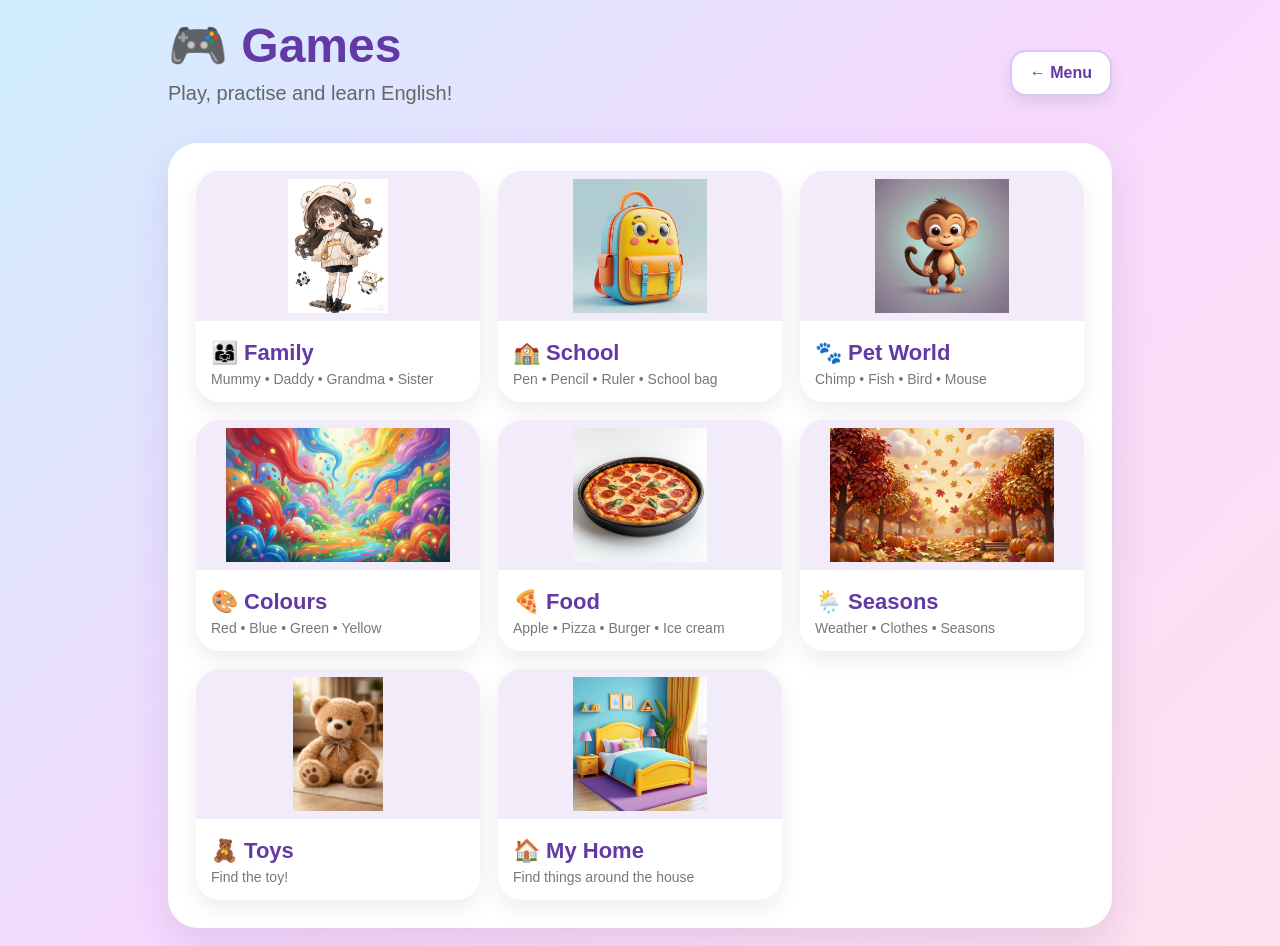
<file: games.html>
<!DOCTYPE html>
<html lang="en">
<head>
<meta charset="UTF-8">
<meta name="viewport" content="width=device-width, initial-scale=1.0">
<title>English Quest — Games 🎮</title>

<style>
*{box-sizing:border-box}

body{
  margin:0;
  font-family:Arial,Verdana,sans-serif;
  background:linear-gradient(135deg,#cfeeff,#f7d9ff,#ffe1ee);
  color:#30305c
}

#app{
  max-width:980px;
  margin:0 auto;
  padding:18px
}

.card{
  background:#fff;
  border-radius:30px;
  padding:28px;
  box-shadow:0 16px 40px #54317b22
}

h1{
  font-size:48px;
  color:#6339a6;
  margin:0 0 8px
}

.subtitle{
  font-size:20px;
  color:#666;
  margin-bottom:22px
}

.topbar{
  display:flex;
  justify-content:space-between;
  align-items:center;
  gap:10px;
  margin-bottom:16px
}

button{
  font:inherit
}

.secondary,
.primary,
.listen,
.speak{
  border:0;
  border-radius:16px;
  padding:12px 18px;
  font-weight:900;
  cursor:pointer;
  box-shadow:0 7px 16px #00000018;
  transition:.18s
}

.secondary{
  background:#fff;
  color:#6339a6;
  border:2px solid #d8c6f7
}

.primary{
  background:linear-gradient(135deg,#ff5f8d,#9b5cff);
  color:#fff
}

.listen{
  background:#eadbff;
  color:#6339a6
}

.speak{
  background:#ff638d;
  color:#fff
}

button:hover{
  transform:translateY(-2px)
}

button:disabled{
  cursor:default;
  opacity:1
}

button:disabled:hover{
  transform:none
}

.screen{
  display:none
}

.screen.active{
  display:block
}

.games-grid{
  display:grid;
  grid-template-columns:repeat(3,1fr);
  gap:18px
}

.game-card{
  border:0;
  border-radius:24px;
  background:#fff;
  padding:0;
  overflow:hidden;
  cursor:pointer;
  text-align:left;
  box-shadow:0 9px 22px #00000013;
  transition:.18s
}

.game-card:hover{
  transform:translateY(-5px);
  box-shadow:0 14px 28px #00000018
}

.game-img{
  width:100%;
  height:150px;
  object-fit:contain;
  background:#f1ebfa;
  padding:8px
}

.game-body{
  padding:15px
}

.game-title{
  font-size:22px;
  font-weight:900;
  color:#6339a6
}

.game-sub{
  font-size:14px;
  color:#777;
  margin-top:5px
}

.game-head{
  display:flex;
  justify-content:space-between;
  align-items:center;
  gap:10px
}

.game-head h2{
  margin:0;
  font-size:30px;
  color:#6339a6
}

.game-progress{
  margin-top:10px;
  color:#777;
  font-weight:800
}

.question{
  text-align:center;
  font-size:28px;
  font-weight:900;
  margin:20px 0
}

.big-image{
  width:min(100%,520px);
  height:280px;
  object-fit:contain;
  background:#f7f4ff;
  border-radius:24px;
  display:block;
  margin:auto;
  padding:10px
}

.answers{
  display:grid;
  grid-template-columns:1fr 1fr;
  gap:12px;
  margin-top:20px
}

.answer{
  border:2px solid #e2ddec;
  background:#fff;
  border-radius:18px;
  padding:15px;
  cursor:pointer;
  font-size:18px;
  font-weight:800;
  color:#45416d;
  transition:.15s
}

.answer:hover{
  background:#f6f0ff;
  transform:translateY(-2px)
}

.answer.correct{
  background:#c9f5d0!important;
  border-color:#4caf68!important;
  color:#245c32!important
}

.answer.wrong{
  background:#ffd1d8!important;
  border-color:#f05c70!important;
  color:#8b2435!important
}

.feedback{
  text-align:center;
  min-height:38px;
  font-size:19px;
  font-weight:900;
  margin:15px
}

.actions{
  display:flex;
  justify-content:center;
  gap:10px;
  flex-wrap:wrap;
  margin-top:18px
}

.memory-grid{
  display:grid;
  grid-template-columns:repeat(4,1fr);
  gap:12px;
  margin-top:20px
}

.memory-card{
  height:145px;
  border:0;
  border-radius:20px;
  background:linear-gradient(135deg,#9b5cff,#ff638d);
  color:#fff;
  cursor:pointer;
  font-size:45px;
  font-weight:900;
  box-shadow:0 7px 16px #00000018;
  transition:.18s
}

.memory-card:hover{
  transform:scale(1.02)
}

.memory-card.revealed,
.memory-card.matched{
  background:#fff;
  color:#30305c;
  border:2px solid #d8c6f7
}

.memory-card img{
  width:100%;
  height:100%;
  object-fit:contain;
  padding:8px;
  border-radius:18px
}

.memory-word{
  font-size:21px
}

.finish{
  text-align:center;
  padding:25px 5px
}

.finish-stars{
  font-size:60px
}

.finish h2{
  color:#6339a6;
  font-size:36px
}

.reward-box{
  background:linear-gradient(135deg,#fff4b8,#f5e5ff);
  border-radius:22px;
  padding:18px;
  margin:20px auto;
  max-width:500px;
  font-size:21px;
  font-weight:900
}

.learn-sentence{
  margin:10px 0;
  line-height:1.8
}

.learn-word{
  display:inline-block;
  padding:2px 4px;
  border-radius:7px;
  cursor:pointer;
  transition:.15s
}

.learn-word:hover{
  background:#eadbff;
  transform:translateY(-1px)
}

.word-translation{
  min-height:30px;
  margin-top:10px;
  color:#6339a6;
  font-size:18px;
  font-weight:900
}

.weather-options,
.find-options,
.home-options{
  display:grid;
  grid-template-columns:repeat(2,1fr);
  gap:15px;
  margin-top:20px
}

.choice-card{
  border:3px solid #e2ddec;
  background:#fff;
  border-radius:22px;
  padding:14px;
  cursor:pointer;
  font-weight:900;
  font-size:20px;
  color:#45416d;
  transition:.18s
}

.choice-card img{
  width:100%;
  height:150px;
  object-fit:contain;
  margin-bottom:8px
}

.choice-card:hover{
  transform:translateY(-3px);
  background:#f7f1ff
}

.choice-card.correct{
  background:#c9f5d0!important;
  border-color:#4caf68!important;
  color:#245c32!important
}

.choice-card.wrong{
  background:#ffd1d8!important;
  border-color:#f05c70!important;
  color:#8b2435!important
}

@media(max-width:760px){
  .games-grid{
    grid-template-columns:1fr 1fr
  }

  .memory-grid{
    grid-template-columns:1fr 1fr
  }

  .weather-options,
  .find-options,
  .home-options{
    grid-template-columns:1fr 1fr
  }
}

@media(max-width:480px){
  #app{
    padding:10px
  }

  .card{
    padding:18px;
    border-radius:22px
  }

  h1{
    font-size:38px
  }

  .games-grid{
    grid-template-columns:1fr
  }

  .answers{
    grid-template-columns:1fr
  }

  .memory-grid{
    grid-template-columns:1fr 1fr
  }

  .memory-card{
    height:125px
  }

  .question{
    font-size:23px
  }

  .weather-options,
  .find-options,
  .home-options{
    grid-template-columns:1fr
  }
}
</style>
</head>

<body>

<div id="app">

<section id="gamesHome" class="screen active">

  <div class="topbar">
    <div>
      <h1>🎮 Games</h1>
      <div class="subtitle">Play, practise and learn English!</div>
    </div>

    <button class="secondary" onclick="goMenu()">← Menu</button>
  </div>

  <div class="card">
    <div id="gamesGrid" class="games-grid"></div>
  </div>

</section>


<section id="gameScreen" class="screen">

  <div class="topbar">
    <button class="secondary" onclick="showGamesMap()">← Games</button>
    <div id="gameScore" style="font-weight:900;font-size:18px;">XP: <span id="gamesXP">0</span>   💎 <span id="gamesGems">0</span></div>
  </div>

  <div class="card">

    <div class="game-head">

      <div>
        <h2 id="gameTitle"></h2>
        <div id="gameProgress" class="game-progress"></div>
      </div>

    </div>

    <div id="gameContent"></div>

  </div>

</section>

</div>


<script>

const SITE="https://yuliaishtar-hub.github.io/inglish-adventure/";
const IMG=SITE;


/* =========================================================
   НАСТРОЙКИ НАГРАД
   ========================================================= */

const GAME_REWARD_XP=20;
const GAME_REWARD_GEMS=2;


/* =========================================================
   ОБЩЕЕ СОХРАНЕНИЕ
   ========================================================= */

const PLAYER_KEY="english_quest_v2";

function loadPlayer(){

  try{

    const saved=JSON.parse(localStorage.getItem(PLAYER_KEY));

    if(saved && typeof saved==="object"){

      if(!Array.isArray(saved.gameRewards)){
        saved.gameRewards=[];
      }

      if(typeof saved.xp!=="number") saved.xp=0;
      if(typeof saved.gems!=="number") saved.gems=0;

      return saved;
    }

  }catch(e){}

  return {
    xp:0,
    gems:0,
    completed:[],
    unlocked:["family"],
    xpRewards:[],
    spokenRewards:[],
    gameRewards:[]
  };
}


let player=loadPlayer();


function savePlayer(){

  localStorage.setItem(
    PLAYER_KEY,
    JSON.stringify(player)
  );

}


/* =========================================================
   НАГРАДА ЗА ПЕРВОЕ ПРОХОЖДЕНИЕ
   ========================================================= */

function giveGameReward(gameId){

  if(!player.gameRewards){
    player.gameRewards=[];
  }

  /*
     Если эта игра уже была полностью пройдена,
     второй раз награда НЕ выдаётся.
  */

  if(player.gameRewards.includes(gameId)){
    return false;
  }

  player.gameRewards.push(gameId);

  player.xp += GAME_REWARD_XP;
  player.gems += GAME_REWARD_GEMS;

  savePlayer();
  updateGameHud();

  return true;
}


/* =========================================================
   НАВИГАЦИЯ
   ========================================================= */

function goMenu(){
  window.location.href=SITE+"index.html";
}


function show(id){

  document
    .querySelectorAll('.screen')
    .forEach(s=>s.classList.remove('active'));

  document
    .getElementById(id)
    .classList.add('active');

  window.scrollTo(0,0);
}


function updateGameHud(){
  const xp=document.getElementById("gamesXP");
  const gems=document.getElementById("gamesGems");
  if(xp)xp.textContent=player.xp||0;
  if(gems)gems.textContent=player.gems||0;
}


function showGamesMap(){

  updateGameHud();

  clearTimeout(memoryFinishTimer);

  renderThemes();

  show('gamesHome');
}


/* =========================================================
   ЗОНЫ
   ========================================================= */

const themes=[

  {
    key:"family",
    title:"👨‍👩‍👧 Family",
    sub:"Mummy • Daddy • Grandma • Sister",
    image:IMG+"Lili.jpg",

    items:[
      ["mummy",IMG+"mummy.jpg"],
      ["daddy",IMG+"daddy.jpg"],
      ["grandma",IMG+"grandma.jpg"],
      ["sister",IMG+"Lilissisterbig.jpg"]
    ],

    games:["quiz","memory"]
  },


  {
    key:"school",
    title:"🏫 School",
    sub:"Pen • Pencil • Ruler • School bag",
    image:IMG+"School bag.jpg",

    items:[
      ["pen",IMG+"pen.jpg"],
      ["pencil",IMG+"pencil.jpg"],
      ["ruler",IMG+"ruler.jpg"],
      ["school bag",IMG+"School bag.jpg"]
    ],

    games:["quiz","memory"]
  },


  {
    key:"animals",
    title:"🐾 Pet World",
    sub:"Chimp • Fish • Bird • Mouse",
    image:IMG+"monkey.jpg",

    items:[
      ["chimp",IMG+"monkey.jpg"],
      ["fish",IMG+"fish.jpg"],
      ["bird",IMG+"bird.jpg"],
      ["mouse",IMG+"mouse.jpg"]
    ],

    games:["quiz","memory"]
  },


  {
    key:"colours",
    title:"🎨 Colours",
    sub:"Red • Blue • Green • Yellow",
    image:IMG+"colours.jpg",

    items:[
      ["red",IMG+"red.jpg"],
      ["blue",IMG+"blue.jpg"],
      ["green",IMG+"green.jpg"],
      ["yellow",IMG+"yellow.jpg"]
    ],

    games:["quiz","memory"]
  },


  {
    key:"food",
    title:"🍕 Food",
    sub:"Apple • Pizza • Burger • Ice cream",
    image:IMG+"Pizza.jpg",

    items:[
      ["apple",IMG+"Apple.jpg"],
      ["pizza",IMG+"Pizza.jpg"],
      ["burger",IMG+"Burger.jpg"],
      ["ice cream",IMG+"Ice cream.jpg"]
    ],

    games:["quiz","memory"]
  },


  /* =======================================================
     НОВАЯ ИГРА 6 — SEASONS
     ======================================================= */

  {
    key:"seasons",
    title:"🌦️ Seasons",
    sub:"Weather • Clothes • Seasons",
    image:IMG+"autumn.jpg",

    games:["seasons"]
  },


  /* =======================================================
     НОВАЯ ИГРА 7 — TOYS
     ======================================================= */

  {
    key:"toys",
    title:"🧸 Toys",
    sub:"Find the toy!",
    image:IMG+"Taddybear.jpg",

    games:["toys"]
  },


  /* =======================================================
     НОВАЯ ИГРА 8 — HOME
     ======================================================= */

  {
    key:"home",
    title:"🏠 My Home",
    sub:"Find things around the house",
    image:IMG+"bedroom.jpg",

    games:["home"]
  }

];


let currentTheme=null;
let currentGame="";
let score=0;

let questionIndex=0;
let quizItems=[];
let quizResults=[];

let memoryCards=[];
let memoryFirst=null;
let memorySecond=null;
let memoryLocked=false;
let memoryMatches=0;
let memoryMatchedPairs=[];
let memoryScoredPairs=new Set();
let memoryFinishTimer=null;


/* =========================================================
   КАРТА ИГР
   ========================================================= */

function renderThemes(){

  const grid=document.getElementById('gamesGrid');

  grid.innerHTML='';

  themes.forEach(theme=>{

    const b=document.createElement('button');

    b.className='game-card';

    b.innerHTML=`

      <img
        class="game-img"
        src="${theme.image||IMG+"Lili.jpg"}"
        alt=""
      >

      <div class="game-body">

        <div class="game-title">
          ${theme.title}
        </div>

        <div class="game-sub">
          ${theme.sub}
        </div>

      </div>
    `;

    b.onclick=()=>openThemeGames(theme.key);

    grid.appendChild(b);

  });

}


/* =========================================================
   ВЫБОР ИГРЫ
   ========================================================= */

function openThemeGames(key){

  clearTimeout(memoryFinishTimer);

  currentTheme=themes.find(t=>t.key===key);

  document.getElementById('gameTitle').textContent=
    currentTheme.title;

  updateGameHud();

  document.getElementById('gameProgress').textContent=
    'Choose a game';

  let html=`

    <div class="question">
      Choose your game! 🎮
    </div>

    <div class="games-grid">
  `;


  currentTheme.games.forEach(game=>{

    if(game==="quiz"){

      html+=`

        <button
          class="game-card"
          onclick="startGame('quiz')"
        >

          <div
            class="game-img"
            style="
              display:flex;
              align-items:center;
              justify-content:center;
              font-size:75px
            "
          >
            🧠
          </div>

          <div class="game-body">

            <div class="game-title">
              Quiz
            </div>

            <div class="game-sub">
              Look, choose and say!
            </div>

          </div>

        </button>

      `;
    }


    if(game==="memory"){

      html+=`

        <button
          class="game-card"
          onclick="startGame('memory')"
        >

          <div
            class="game-img"
            style="
              display:flex;
              align-items:center;
              justify-content:center;
              font-size:75px
            "
          >
            🃏
          </div>

          <div class="game-body">

            <div class="game-title">
              Memory
            </div>

            <div class="game-sub">
              Find the matching pairs!
            </div>

          </div>

        </button>

      `;
    }


    if(game==="seasons"){

      html+=`

        <button
          class="game-card"
          onclick="startGame('seasons')"
        >

          <div
            class="game-img"
            style="
              display:flex;
              align-items:center;
              justify-content:center;
              font-size:75px
            "
          >
            🌦️
          </div>

          <div class="game-body">

            <div class="game-title">
              Dress Lily
            </div>

            <div class="game-sub">
              Choose the right clothes!
            </div>

          </div>

        </button>

      `;
    }


    if(game==="toys"){

      html+=`

        <button
          class="game-card"
          onclick="startGame('toys')"
        >

          <div
            class="game-img"
            style="
              display:flex;
              align-items:center;
              justify-content:center;
              font-size:75px
            "
          >
            🧸
          </div>

          <div class="game-body">

            <div class="game-title">
              Find the Toy
            </div>

            <div class="game-sub">
              Listen and find it!
            </div>

          </div>

        </button>

      `;
    }


    if(game==="home"){

      html+=`

        <button
          class="game-card"
          onclick="startGame('home')"
        >

          <div
            class="game-img"
            style="
              display:flex;
              align-items:center;
              justify-content:center;
              font-size:75px
            "
          >
            🏠
          </div>

          <div class="game-body">

            <div class="game-title">
              Find at Home
            </div>

            <div class="game-sub">
              Where is the object?
            </div>

          </div>

        </button>

      `;
    }

  });


  html+=`</div>`;

  document.getElementById('gameContent').innerHTML=html;

  show('gameScreen');
}


/* =========================================================
   ЗАПУСК ИГРЫ
   ========================================================= */

function startGame(type){
  updateGameHud();

  clearTimeout(memoryFinishTimer);

  currentGame=type;

  score=0;

  updateGameHud();

  if(type==='quiz') startQuiz();

  if(type==='memory') startMemory();

  if(type==='seasons') startSeasons();

  if(type==='toys') startToys();

  if(type==='home') startHome();

}


/* =========================================================
   QUIZ — СТАРАЯ ИГРА
   ========================================================= */

function startQuiz(){
  updateGameHud();

  questionIndex=0;

  quizItems=[...currentTheme.items]
    .sort(()=>Math.random()-.5);

  quizResults=
    Array(quizItems.length).fill(null);

  renderQuiz();
}


function renderQuiz(){

  const item=quizItems[questionIndex];

  if(!item)return;

  document.getElementById('gameProgress').textContent=
    `Question ${questionIndex+1} / ${quizItems.length}`;

  const box=document.getElementById('gameContent');

  const imageHTML=`

    <img
      class="big-image"
      src="${item[1]}"
      alt=""
    >
  `;

  const correct=item[0];

  const otherWords=
    currentTheme.items
      .map(x=>x[0])
      .filter(x=>x!==correct)
      .sort(()=>Math.random()-.5)
      .slice(0,2);

  const options=
    [correct,...otherWords]
      .sort(()=>Math.random()-.5);


  const questionText =
    currentTheme.key === "family"
      ? "Who is it?"
      : "What is it?";

  box.innerHTML=`

    ${imageHTML}

    <div class="question">
      ${questionText}
    </div>

    <button
      class="listen"
      onclick="speak('${questionText}')"
    >
      🔊 Listen
    </button>

    <div id="answers" class="answers"></div>

    <div id="feedback" class="feedback"></div>

    <div class="actions">

      <button
        class="secondary"
        onclick="previousQuiz()"
      >
        ← Back
      </button>

      <button
        id="nextQuiz"
        class="primary"
        style="display:none"
        onclick="nextQuiz()"
      >
        Next ➡️
      </button>

    </div>

  `;


  const answers=document.getElementById('answers');


  options.forEach(word=>{

    const b=document.createElement('button');

    b.className='answer';

    b.textContent="It's a "+word+".";

    b.onclick=()=>
      checkQuiz(word,b,correct);

    answers.appendChild(b);

  });


  const previous=quizResults[questionIndex];

  if(previous){

    document
      .querySelectorAll('.answer')
      .forEach(b=>{

        b.disabled=true;

        const word=
          b.textContent
            .replace("It's a ",'')
            .replace('.','');

        if(word===correct)
          b.classList.add('correct');

        if(
          word===previous.selected &&
          !previous.correct
        )
          b.classList.add('wrong');

      });


    const feedback=
      document.getElementById('feedback');

    feedback.textContent=
      previous.correct
        ? 'Great! ⭐'
        : 'Good try! The answer is '+correct+'.';

    feedback.style.color=
      previous.correct
        ? '#39964e'
        : '#e2536c';

    document.getElementById('nextQuiz')
      .style.display='inline-block';

  }

}


function checkQuiz(word,button,correct){

  if(quizResults[questionIndex])return;

  const feedback=
    document.getElementById('feedback');

  const isCorrect=word===correct;

  if(!isCorrect){

    button.classList.add('wrong');
    button.disabled=true;

    feedback.textContent=
      'Good try! Try again.';

    feedback.style.color='#e2536c';

    speak("Try again.");

    return;
  }

  document
    .querySelectorAll('.answer')
    .forEach(b=>b.disabled=true);

  quizResults[questionIndex]={
    correct:true,
    selected:word
  };

  button.classList.add('correct');

  if(isCorrect){

    score++;

    document.getElementById('gameScore')
      .textContent='⭐ '+score;

    feedback.textContent=
      'Great! ⭐ Say it aloud!';

    feedback.style.color='#39964e';

  }else{

    feedback.textContent=
      'Good try! The answer is '+correct+'.';

    feedback.style.color='#e2536c';

  }


  speak("It's a "+correct+'.',true);

  document.getElementById('nextQuiz')
    .style.display='inline-block';

}


function nextQuiz(){

  if(questionIndex>=quizItems.length-1){

    finishGame();

    return;
  }

  questionIndex++;

  renderQuiz();

}


function previousQuiz(){

  if(questionIndex>=quizItems.length){

    questionIndex=quizItems.length-1;

    renderQuiz();

    return;
  }

  if(questionIndex>0){

    questionIndex--;

    renderQuiz();

    return;
  }

  openThemeGames(currentTheme.key);

}


/* =========================================================
   MEMORY — СТАРАЯ ИГРА
   ========================================================= */

function startMemory(){
  updateGameHud();

  clearTimeout(memoryFinishTimer);

  memoryFirst=null;
  memorySecond=null;
  memoryLocked=false;
  memoryMatches=0;
  memoryMatchedPairs=[];
  memoryScoredPairs=new Set();
  memoryCards=[];


  currentTheme.items.forEach((item,index)=>{

    memoryCards.push({
      id:index,
      type:'picture',
      word:item[0],
      image:item[1],
      pair:index,
      matched:false
    });


    memoryCards.push({
      id:index+100,
      type:'word',
      word:item[0],
      image:item[1],
      pair:index,
      matched:false
    });

  });


  memoryCards.sort(()=>Math.random()-.5);

  document.getElementById('gameProgress')
    .textContent='Find all the pairs';

  renderMemory();

}


function memoryCardFace(card){

  if(card.type==='picture'){

    return `
      <img
        src="${card.image}"
        alt=""
      >
    `;

  }

  return `
    <div class="memory-word">
      ${card.word}
    </div>
  `;

}


function renderMemory(){

  const box=document.getElementById('gameContent');

  box.innerHTML=`

    <div class="question">
      Find the picture and the matching word! 🃏
    </div>

    <div id="memoryGrid" class="memory-grid"></div>

    <div id="memoryFeedback" class="feedback"></div>

    <div class="actions">

      <button
        class="secondary"
        onclick="previousMemory()"
      >
        ← Back
      </button>

    </div>

  `;


  const grid=document.getElementById('memoryGrid');


  memoryCards.forEach(card=>{

    const button=document.createElement('button');

    button.className='memory-card';

    button.dataset.id=card.id;


    if(card.matched){

      button.classList.add('matched');

      button.innerHTML=
        memoryCardFace(card);

    }else{

      button.innerHTML='<span>❓</span>';

    }


    button.onclick=()=>
      revealMemory(card,button);

    grid.appendChild(button);

  });

}


function revealMemory(card,button){

  if(
    memoryLocked ||
    card.matched ||
    button.classList.contains('revealed')
  )
    return;


  button.classList.add('revealed');

  button.innerHTML=
    memoryCardFace(card);


  if(!memoryFirst){

    memoryFirst={
      card,
      button
    };

    return;

  }


  memorySecond={
    card,
    button
  };

  memoryLocked=true;


  if(
    memoryFirst.card.pair===
    memorySecond.card.pair
  ){

    const pair=
      memoryFirst.card.pair;


    memoryFirst.card.matched=true;
    memorySecond.card.matched=true;


    memoryFirst.button.classList.add('matched');
    memorySecond.button.classList.add('matched');


    memoryMatches++;


    if(!memoryScoredPairs.has(pair)){

      memoryScoredPairs.add(pair);

      score++;

      document.getElementById('gameScore')
        .textContent='⭐ '+score;

    }


    memoryMatchedPairs.push(pair);


    const feedback=
      document.getElementById('memoryFeedback');

    feedback.textContent=
      'Match! Great job! 🎉';

    feedback.style.color='#39964e';


    speak(memoryFirst.card.word);


    memoryFirst=null;
    memorySecond=null;
    memoryLocked=false;


    if(
      memoryMatches>=
      currentTheme.items.length
    ){

      clearTimeout(memoryFinishTimer);

      memoryFinishTimer=
        setTimeout(finishGame,700);

    }

    return;

  }


  const first=memoryFirst;
  const second=memorySecond;


  const feedback=
    document.getElementById('memoryFeedback');

  feedback.textContent=
    'Not a match. Try again!';

  feedback.style.color='#e2536c';


  setTimeout(()=>{

    first.button.classList.remove('revealed');
    second.button.classList.remove('revealed');

    first.button.innerHTML='<span>❓</span>';
    second.button.innerHTML='<span>❓</span>';

    memoryFirst=null;
    memorySecond=null;
    memoryLocked=false;

  },800);

}


function previousMemory(){

  if(memoryLocked)return;


  if(
    memoryFirst &&
    !memorySecond
  ){

    memoryFirst.button.classList.remove('revealed');

    memoryFirst.button.innerHTML=
      '<span>❓</span>';

    memoryFirst=null;

    return;

  }


  if(memoryMatchedPairs.length>0){

    clearTimeout(memoryFinishTimer);

    memoryFinishTimer=null;

    const lastPair=
      memoryMatchedPairs.pop();

    memoryCards.forEach(card=>{

      if(card.pair===lastPair)
        card.matched=false;

    });


    memoryMatches--;

    renderMemory();

    document.getElementById('memoryFeedback')
      .textContent=
      'Back to the previous round.';

    return;

  }


  openThemeGames(currentTheme.key);

}


/* =========================================================
   НОВАЯ ИГРА — SEASONS
   ========================================================= */

const seasonsQuestions=[

  {
    weather:"It's cold and snowy!",
    image:IMG+"winter.jpg",
    options:[
      ["Coat",IMG+"winter.jpg",true],
      ["Ice cream",IMG+"Ice cream.jpg",false],
      ["Sandwich",IMG+"Sandwich.jpg",false],
      ["Apple",IMG+"Apple.jpg",false]
    ]
  },

  {
    weather:"It's sunny and hot!",
    image:IMG+"summer.jpg",
    options:[
      ["Ice cream",IMG+"Ice cream.jpg",true],
      ["Coat",IMG+"winter.jpg",false],
      ["Umbrella",IMG+"autumn.jpg",false],
      ["Book",IMG+"book.jpg",false]
    ]
  },

  {
    weather:"It's autumn!",
    image:IMG+"autumn.jpg",
    options:[
      ["Autumn",IMG+"autumn.jpg",true],
      ["Summer",IMG+"summer.jpg",false],
      ["Winter",IMG+"winter.jpg",false],
      ["Spring",IMG+"spring.jpg",false]
    ]
  },

  {
    weather:"It's spring!",
    image:IMG+"spring.jpg",
    options:[
      ["Spring",IMG+"spring.jpg",true],
      ["Winter",IMG+"winter.jpg",false],
      ["Autumn",IMG+"autumn.jpg",false],
      ["Summer",IMG+"summer.jpg",false]
    ]
  }

];


let seasonsIndex=0;
let seasonsCorrect=0;


function startSeasons(){

  seasonsIndex=0;
  seasonsCorrect=0;

  renderSeasons();

}


function renderSeasons(){

  const q=seasonsQuestions[seasonsIndex];

  document.getElementById('gameProgress')
    .textContent=
      `Question ${seasonsIndex+1} / ${seasonsQuestions.length}`;


  const box=document.getElementById('gameContent');


  box.innerHTML=`

    <img
      class="big-image"
      src="${q.image}"
      alt=""
    >

    <div class="question">
      ${q.weather}
      <br>
      What should Lily choose?
    </div>

    <div class="weather-options" id="weatherOptions"></div>

    <div id="feedback" class="feedback"></div>

    <div class="actions">

      <button
        class="secondary"
        onclick="previousSeasons()"
      >
        ← Back
      </button>

      <button
        id="nextSeasons"
        class="primary"
        style="display:none"
        onclick="nextSeasons()"
      >
        Next ➡️
      </button>

    </div>

  `;


  const options=
    document.getElementById('weatherOptions');


  q.options
    .sort(()=>Math.random()-.5)
    .forEach(option=>{

      const b=document.createElement('button');

      b.className='choice-card';

      b.innerHTML=`

        <img
          src="${option[1]}"
          alt=""
        >

        <div>${option[0]}</div>

      `;

      b.onclick=()=>
        checkSeasons(option,b,q);

      options.appendChild(b);

    });

}


function checkSeasons(option,button,q){

  if(button.dataset.answered)return;

  document
    .querySelectorAll('.choice-card')
    .forEach(b=>b.dataset.answered="true");


  const feedback=
    document.getElementById('feedback');


  if(option[2]){

    button.classList.add('correct');

    seasonsCorrect++;

    score++;

    document.getElementById('gameScore')
      .textContent='⭐ '+score;

    feedback.textContent=
      'Great choice! 🌟';

    feedback.style.color='#39964e';

  }else{

    button.classList.add('wrong');

    q.options.forEach(option=>{

      if(option[2]){

        document
          .querySelectorAll('.choice-card')
          .forEach(b=>{

            if(
              b.textContent.trim()
              ===option[0]
            )
              b.classList.add('correct');

          });

      }

    });

    feedback.textContent=
      'Good try! Look at the correct choice.';

    feedback.style.color='#e2536c';

  }


  document.getElementById('nextSeasons')
    .style.display='inline-block';

}


function nextSeasons(){

  if(
    seasonsIndex>=
    seasonsQuestions.length-1
  ){

    finishGame();

    return;

  }

  seasonsIndex++;

  renderSeasons();

}


function previousSeasons(){

  if(seasonsIndex>0){

    seasonsIndex--;

    renderSeasons();

    return;

  }

  openThemeGames('seasons');

}


/* =========================================================
   НОВАЯ ИГРА — TOYS
   ========================================================= */

const toyQuestions=[

  ["Find the ball!",IMG+"ball.jpg"],
  ["Find the teddy bear!",IMG+"Taddybear.jpg"],
  ["Find the puppet!",IMG+"puppet.jpg"],
  ["Find the yo-yo!",IMG+"yoyo.jpg"]

];


let toyIndex=0;
let toyCorrect=0;


function startToys(){

  toyIndex=0;
  toyCorrect=0;

  renderToys();

}


function renderToys(){

  const correct=
    toyQuestions[toyIndex];

  const allToys=[
    ["ball",IMG+"ball.jpg"],
    ["teddy bear",IMG+"Taddybear.jpg"],
    ["puppet",IMG+"puppet.jpg"],
    ["yo-yo",IMG+"yoyo.jpg"]
  ];


  document.getElementById('gameProgress')
    .textContent=
      `Question ${toyIndex+1} / ${toyQuestions.length}`;


  const box=
    document.getElementById('gameContent');


  box.innerHTML=`

    <div class="question">
      🔊 ${correct[0]}
    </div>

    <button
      class="listen"
      onclick="speak('${correct[0]}')"
    >
      🔊 Listen again
    </button>

    <div
      class="find-options"
      id="toyOptions"
    ></div>

    <div
      id="feedback"
      class="feedback"
    ></div>

    <div class="actions">

      <button
        class="secondary"
        onclick="previousToys()"
      >
        ← Back
      </button>

      <button
        id="nextToys"
        class="primary"
        style="display:none"
        onclick="nextToys()"
      >
        Next ➡️
      </button>

    </div>

  `;


  const options=
    document.getElementById('toyOptions');


  allToys
    .sort(()=>Math.random()-.5)
    .forEach(toy=>{

      const b=
        document.createElement('button');

      b.className='choice-card';

      b.innerHTML=`

        <img
          src="${toy[1]}"
          alt=""
        >

        <div>${toy[0]}</div>

      `;


      b.onclick=()=>{

        if(b.dataset.answered)return;

        document
          .querySelectorAll('.choice-card')
          .forEach(x=>x.dataset.answered="true");


        const wanted=
          correct[1]===toy[1];

        const feedback=
          document.getElementById('feedback');


        if(wanted){

          b.classList.add('correct');

          toyCorrect++;
          score++;

          document.getElementById('gameScore')
            .textContent='⭐ '+score;

          feedback.textContent=
            'Yes! You found it! 🎉';

          feedback.style.color='#39964e';

        }else{

          b.classList.add('wrong');

          feedback.textContent=
            'Not this one. Try again!';

          feedback.style.color='#e2536c';


          document
            .querySelectorAll('.choice-card')
            .forEach(x=>{

              if(
                x.querySelector('img') &&
                x.querySelector('img').src===correct[1]
              )
                x.classList.add('correct');

            });

        }


        document.getElementById('nextToys')
          .style.display='inline-block';

      };


      options.appendChild(b);

    });


  speak(correct[0],true);

}


function nextToys(){

  if(toyIndex>=toyQuestions.length-1){

    finishGame();

    return;

  }

  toyIndex++;

  renderToys();

}


function previousToys(){

  if(toyIndex>0){

    toyIndex--;

    renderToys();

    return;

  }

  openThemeGames('toys');

}


/* =========================================================
   НОВАЯ ИГРА — HOME
   ========================================================= */

const homeQuestions=[

  {
    question:"Where is the bed?",
    correct:"bed",
    image:IMG+"bed.jpg"
  },

  {
    question:"Where is the chair?",
    correct:"chair",
    image:IMG+"chair.jpg"
  },

  {
    question:"Where is the table?",
    correct:"table",
    image:IMG+"table.jpg"
  },

  {
    question:"Where is the bathroom?",
    correct:"bathroom",
    image:IMG+"bathroom.jpg"
  }

];


let homeIndex=0;
let homeCorrect=0;


function startHome(){

  homeIndex=0;
  homeCorrect=0;

  renderHome();

}


function renderHome(){

  const q=homeQuestions[homeIndex];


  document.getElementById('gameProgress')
    .textContent=
      `Question ${homeIndex+1} / ${homeQuestions.length}`;


  const allHome=[
    ["bed",IMG+"bed.jpg"],
    ["chair",IMG+"chair.jpg"],
    ["table",IMG+"table.jpg"],
    ["bathroom",IMG+"bathroom.jpg"]
  ];


  const options=
    allHome
      .sort(()=>Math.random()-.5);


  const box=
    document.getElementById('gameContent');


  box.innerHTML=`

    <div class="question">
      ${q.question}
    </div>

    <button
      class="listen"
      onclick="speak('${q.question}')"
    >
      🔊 Listen
    </button>

    <div
      class="home-options"
      id="homeOptions"
    ></div>

    <div
      id="feedback"
      class="feedback"
    ></div>

    <div class="actions">

      <button
        class="secondary"
        onclick="previousHome()"
      >
        ← Back
      </button>

      <button
        id="nextHome"
        class="primary"
        style="display:none"
        onclick="nextHome()"
      >
        Next ➡️
      </button>

    </div>

  `;


  const container=
    document.getElementById('homeOptions');


  options.forEach(item=>{

    const b=
      document.createElement('button');

    b.className='choice-card';

    b.innerHTML=`

      <img
        src="${item[1]}"
        alt=""
      >

      <div>${item[0]}</div>

    `;


    b.onclick=()=>{

      if(b.dataset.answered)return;


      document
        .querySelectorAll('.choice-card')
        .forEach(x=>x.dataset.answered="true");


      const correct=
        item[0]===q.correct;


      const feedback=
        document.getElementById('feedback');


      if(correct){

        b.classList.add('correct');

        homeCorrect++;
        score++;

        document.getElementById('gameScore')
          .textContent='⭐ '+score;

        feedback.textContent=
          'Yes! That is it! 🌟';

        feedback.style.color='#39964e';

      }else{

        b.classList.add('wrong');

        feedback.textContent=
          'Good try! Look carefully.';

        feedback.style.color='#e2536c';


        document
          .querySelectorAll('.choice-card')
          .forEach(x=>{

            if(
              x.textContent.trim()===
              q.correct
            )
              x.classList.add('correct');

          });

      }


      document.getElementById('nextHome')
        .style.display='inline-block';

    };


    container.appendChild(b);

  });

}


function nextHome(){

  if(homeIndex>=homeQuestions.length-1){

    finishGame();

    return;

  }

  homeIndex++;

  renderHome();

}


function previousHome(){

  if(homeIndex>0){

    homeIndex--;

    renderHome();

    return;

  }

  openThemeGames('home');

}


/* =========================================================
   ЗАВЕРШЕНИЕ ЛЮБОЙ ИГРЫ
   ========================================================= */

function learnWord(el){

  const word=el.textContent.trim();
  const translation=el.dataset.ru || '';

  speak(word);

  const box=document.getElementById('wordTranslation');
  if(box){
    box.textContent=translation;
  }

}


function finishGame(){

  clearTimeout(memoryFinishTimer);

  memoryFinishTimer=null;


  /*
     У каждой конкретной мини-игры
     есть собственный ID.
  */

  const rewardId=
    currentTheme.key+"_"+currentGame;


  const rewardReceived=
    giveGameReward(rewardId);


  let rewardHTML='';


  if(rewardReceived){

    rewardHTML=`

      <div class="reward-box">

        🎉 First completion!<br><br>

        +${GAME_REWARD_XP} XP
        &nbsp;&nbsp;
        +${GAME_REWARD_GEMS} 💎

      </div>

    `;

  }else{

    rewardHTML=`

      <div class="reward-box">

        ⭐
        <div class="learn-sentence">
          <span class="learn-word" data-ru="Ты уже получил(а) награду" onmouseenter="learnWord(this)" onclick="learnWord(this)">You</span>
          <span class="learn-word" data-ru="уже" onmouseenter="learnWord(this)" onclick="learnWord(this)">already</span>
          <span class="learn-word" data-ru="получил(а)" onmouseenter="learnWord(this)" onclick="learnWord(this)">earned</span>
          <span class="learn-word" data-ru="награду" onmouseenter="learnWord(this)" onclick="learnWord(this)">the reward</span>
          <span class="learn-word" data-ru="для" onmouseenter="learnWord(this)" onclick="learnWord(this)">for</span>
          <span class="learn-word" data-ru="этой" onmouseenter="learnWord(this)" onclick="learnWord(this)">this</span>
          <span class="learn-word" data-ru="игры" onmouseenter="learnWord(this)" onclick="learnWord(this)">game.</span>
        </div>

        <div class="learn-sentence">
          <span class="learn-word" data-ru="Ты можешь" onmouseenter="learnWord(this)" onclick="learnWord(this)">You</span>
          <span class="learn-word" data-ru="можешь" onmouseenter="learnWord(this)" onclick="learnWord(this)">can</span>
          <span class="learn-word" data-ru="играть" onmouseenter="learnWord(this)" onclick="learnWord(this)">play</span>
          <span class="learn-word" data-ru="снова" onmouseenter="learnWord(this)" onclick="learnWord(this)">again</span>
          <span class="learn-word" data-ru="для" onmouseenter="learnWord(this)" onclick="learnWord(this)">for</span>
          <span class="learn-word" data-ru="тренировки" onmouseenter="learnWord(this)" onclick="learnWord(this)">practice!</span>
        </div>

        <div id="wordTranslation" class="word-translation">Наведи на слово 🔊</div>

      </div>

    `;

  }


  document.getElementById('gameProgress')
    .textContent='Complete!';


  document.getElementById('gameContent')
    .innerHTML=`

      <div class="finish">

        <div class="finish-stars">
          🌟🏆🌟
        </div>

        <h2>
          Well done!
        </h2>

        <p
          style="
            font-size:21px;
            line-height:1.5
          "
        >
          You finished the game!<br>
          Your score: +${GAME_REWARD_XP} XP 💎 +${GAME_REWARD_GEMS}
        </p>

        ${rewardHTML}


        <div class="actions">

          <button
            class="secondary"
            onclick="previousGameStep()"
          >
            ← Back
          </button>


          <button
            class="primary"
            onclick="startGame(currentGame)"
          >
            🔄 Play again
          </button>


          <button
            class="secondary"
            onclick="openThemeGames(currentTheme.key)"
          >
            🎮 Other game
          </button>


          <button
            class="secondary"
            onclick="showGamesMap()"
          >
            ← Games
          </button>

        </div>

      </div>

    `;

}


/* =========================================================
   НАЗАД
   ========================================================= */

function previousGameStep(){

  if(currentGame==='quiz')
    previousQuiz();

  if(currentGame==='memory')
    previousMemory();

  if(currentGame==='seasons')
    previousSeasons();

  if(currentGame==='toys')
    previousToys();

  if(currentGame==='home')
    previousHome();

}


/* =========================================================
   ОЗВУЧКА
   ========================================================= */

function speak(text,slow=false){

  if(!('speechSynthesis' in window))
    return;

  speechSynthesis.cancel();

  const u=
    new SpeechSynthesisUtterance(text);

  u.lang='en-US';

  u.rate=slow?.72:.82;

  u.pitch=1.08;

  u.volume=1;

  speechSynthesis.speak(u);

}


/* =========================================================
   ЗАПУСК
   ========================================================= */

showGamesMap();

</script>

</body>
</html>
</file>
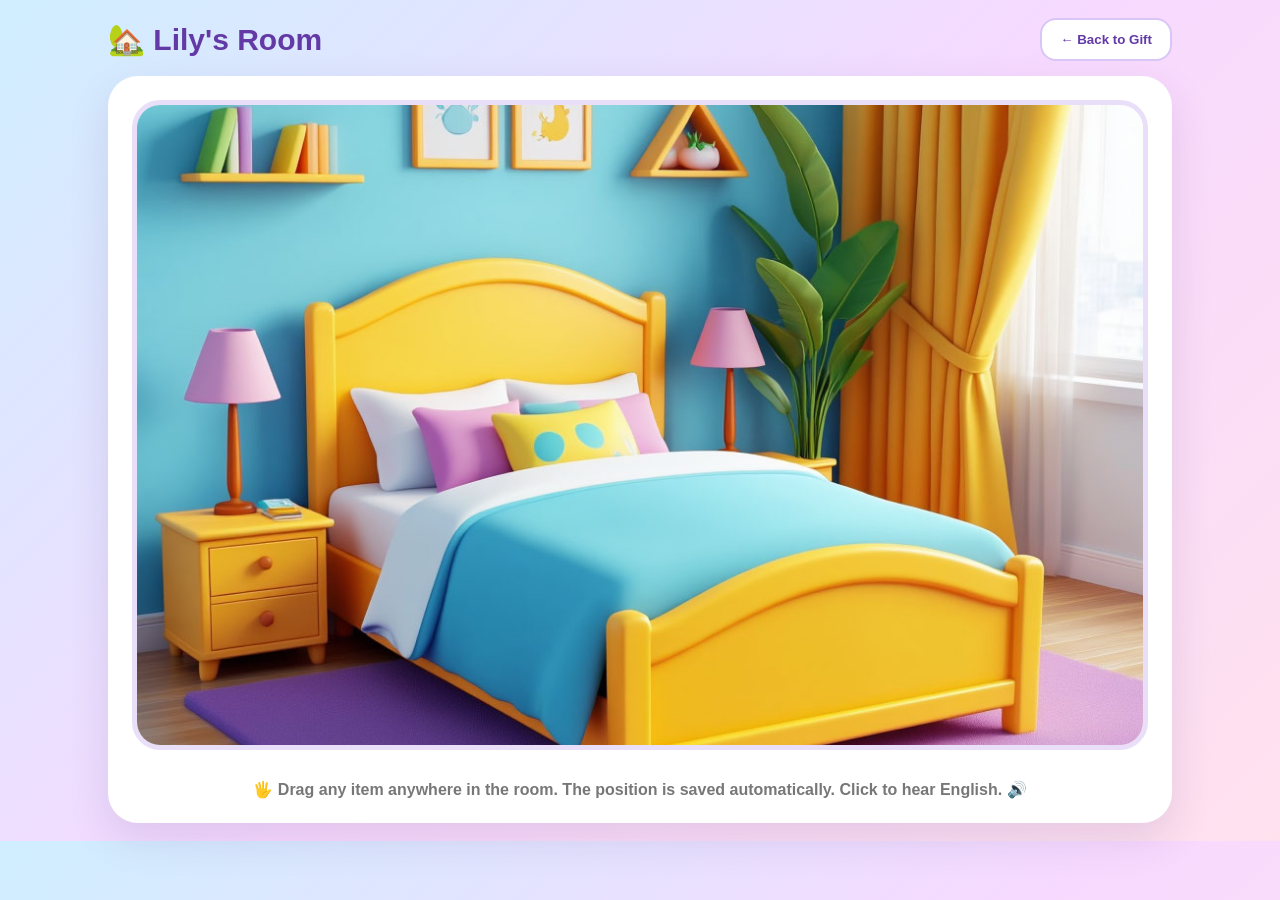
<file: gift-room.html>
<!DOCTYPE html><html lang="en"><head><meta charset="UTF-8"><meta name="viewport" content="width=device-width,initial-scale=1.0"><title>Lily's Gift Room 🎁</title><style>*{box-sizing:border-box}body{margin:0;font-family:Arial;background:linear-gradient(135deg,#cfeeff,#f7d9ff 52%,#ffe1ee);color:#30305c}#app{max-width:1100px;margin:auto;padding:18px}.card{background:#fff;border-radius:30px;padding:24px;box-shadow:0 16px 40px #54317b22}.top{display:flex;justify-content:space-between;align-items:center;gap:12px;margin-bottom:15px;flex-wrap:wrap}.brand{font-size:30px;font-weight:900;color:#6339a6}.back{border:2px solid #d8c6f7;background:#fff;color:#6339a6;border-radius:16px;padding:12px 18px;font-weight:900;cursor:pointer}.room{position:relative;height:650px;border-radius:28px;overflow:hidden;background:#f7f4ff;border:5px solid #eadff8;touch-action:none}.room-bg{position:absolute;inset:0;width:100%;height:100%;object-fit:cover;z-index:1}.room-item{position:absolute;z-index:3;cursor:grab;transition:filter .15s;filter:drop-shadow(0 7px 6px #0003);border:0;background:transparent;padding:0;touch-action:none;user-select:none;-webkit-user-select:none}.room-item.dragging{cursor:grabbing;filter:drop-shadow(0 12px 10px #0004) brightness(1.08)}.room-item img{width:100%;height:100%;object-fit:contain;pointer-events:none}.room-item .label{position:absolute;left:50%;bottom:-25px;transform:translateX(-50%);background:#fff;padding:5px 9px;border-radius:999px;font-size:12px;font-weight:900;color:#6339a6;white-space:nowrap;box-shadow:0 3px 10px #0002;pointer-events:none}.room-bag{width:100px;height:100px}.room-book,.room-pencilcase{width:90px;height:90px}.room-table{width:145px;height:125px}.room-chair,.room-chair2{width:100px;height:110px}.room-bed{width:180px;height:145px}.room-toy,.room-toy2{width:100px;height:100px}.room-pet{width:115px;height:115px}.room-look{width:125px;height:160px}.bubble{position:absolute;left:50%;top:50%;transform:translate(-50%,-50%);background:#fff;border-radius:24px;padding:16px 24px;box-shadow:0 10px 30px #0002;text-align:center;font-size:24px;font-weight:900;display:none;z-index:20}.bubble.show{display:block}.selected{display:flex;gap:9px;flex-wrap:wrap;margin-top:15px;justify-content:center}.tag{background:#f2ecff;border-radius:999px;padding:8px 12px;font-weight:800;color:#6339a6}.hint{text-align:center;margin-top:15px;color:#777;font-weight:800}@media(max-width:700px){.room{height:520px}.room-bag{width:70px;height:70px}.room-book,.room-pencilcase,.room-toy,.room-toy2{width:70px;height:70px}.room-table{width:105px;height:90px}.room-chair,.room-chair2{width:75px;height:85px}.room-bed{width:125px;height:105px}.room-pet{width:80px;height:80px}.room-look{width:90px;height:120px}}</style></head><body><div id="app"><div class="top"><div class="brand">🏡 Lily's Room</div><button class="back" onclick="goBack()">← Back to Gift</button></div><div class="card"><div class="room" id="room"><img id="roomBg" class="room-bg" src="bedroom.jpg"><div id="objects"></div><div id="bubble" class="bubble"></div></div><div id="selected" class="selected"></div><div class="hint">🖐️ Drag any item anywhere in the room. The position is saved automatically. Click to hear English. 🔊</div></div></div><script>
const ROOM_KEY='english_quest_room_v5';const saved=JSON.parse(localStorage.getItem(ROOM_KEY)||'{}');const room=saved.room||'bedroom.jpg',roomName=saved.roomName||'Bedroom';const owned=Array.isArray(saved.owned)?saved.owned:[];const items=saved.items||{};const positions=saved.positions||{};
const catalog={bag:['School Bag','School bag.jpg','school bag','room-bag'],book:['Book','book.jpg','book','room-book'],pencilcase:['Pencil Case','Pencil case.jpg','pencil case','room-pencilcase'],table:['Table','table.jpg','table','room-table'],chair:['Chair','chair.jpg','chair','room-chair'],chair1:['Chair 2','chair1.jpg','chair','room-chair2'],bed:['Bed','bed.jpg','bed','room-bed'],teddy:['Teddy Bear','Taddybear.jpg','teddy bear','room-toy'],ball:['Ball','ball.jpg','ball','room-toy'],puppet:['Puppet','puppet.jpg','puppet','room-toy2'],yoyo:['Yo-yo','yoyo.jpg','yo-yo','room-toy2'],look1:['Lily Look 1','Lili green.jpg',"Lily's new look",'room-look'],look2:['Lily Look 2','Lili scool.jpg',"Lily's school look",'room-look'],look3:['Lily Look 3','Lili panda.jpg',"Lily's new look",'room-look'],cat:['Cat','cat.jpg','cat','room-pet'],dog:['Dog','dog.jpg','dog','room-pet'],unicorn:['Unicorn','','unicorn','room-pet','🦄']};
const defaults={bag:[82,60],book:[25,65],pencilcase:[36,65],table:[12,78],chair:[30,78],chair1:[43,78],bed:[80,80],teddy:[48,35],ball:[60,35],puppet:[57,50],yoyo:[68,48],look1:[8,15],look2:[8,15],look3:[8,15],cat:[70,78],dog:[70,78],unicorn:[70,78]};
function data(key){if(catalog[key]){let c=catalog[key];return{name:c[0],file:c[1],phrase:c[2],className:c[3],emoji:c[4]}}let v=items[key];if(typeof v==='string')return{name:key,file:v,phrase:key,className:'room-toy'};if(v)return{name:v.name||key,file:v.file||'',phrase:v.phrase||v.name||key,className:'room-toy'};return null}
function say(text){let b=document.getElementById('bubble');b.textContent=text;b.classList.add('show');speechSynthesis.cancel();let u=new SpeechSynthesisUtterance(text);u.lang='en-US';u.rate=.78;u.pitch=1.08;speechSynthesis.speak(u);clearTimeout(window.bt);window.bt=setTimeout(()=>b.classList.remove('show'),3000)}
function save(){saved.positions=positions;localStorage.setItem(ROOM_KEY,JSON.stringify(saved))}
function place(el,key){let p=positions[key]||defaults[key]||[50,50];el.style.left=p[0]+'%';el.style.top=p[1]+'%';el.style.transform='translate(-50%,-50%)'}
function drag(el,key,d){let active=false,moved=false,ox=0,oy=0;el.onpointerdown=e=>{e.preventDefault();active=true;moved=false;el.classList.add('dragging');el.setPointerCapture(e.pointerId);let r=el.getBoundingClientRect();ox=e.clientX-r.left;oy=e.clientY-r.top};el.onpointermove=e=>{if(!active)return;let rr=document.getElementById('room').getBoundingClientRect();let x=Math.max(0,Math.min(rr.width-el.offsetWidth,e.clientX-rr.left-ox));let y=Math.max(0,Math.min(rr.height-el.offsetHeight,e.clientY-rr.top-oy));el.style.left=x/rr.width*100+'%';el.style.top=y/rr.height*100+'%';el.style.transform='none';positions[key]=[x/rr.width*100,y/rr.height*100];moved=true};el.onpointerup=e=>{if(!active)return;active=false;el.classList.remove('dragging');try{el.releasePointerCapture(e.pointerId)}catch(_){}if(moved)save();else say("It's a "+d.phrase+'!')};el.onpointercancel=()=>{active=false;el.classList.remove('dragging')}}
function add(key,d,i){let el=document.createElement('button');el.className='room-item '+d.className;el.style.zIndex=4+i;place(el,key);if(d.file){let im=document.createElement('img');im.src=d.file;im.alt=d.name;el.appendChild(im)}else{el.textContent=d.emoji||'🎁';el.style.fontSize='70px'}let lab=document.createElement('span');lab.className='label';lab.textContent=d.name;el.appendChild(lab);drag(el,key,d);document.getElementById('objects').appendChild(el)}
function render(){document.getElementById('roomBg').src=room;document.getElementById('roomBg').alt=roomName;let keys=[...new Set(owned.length?owned:Object.keys(items))];let o=document.getElementById('objects'),s=document.getElementById('selected');o.innerHTML='';s.innerHTML='';keys.forEach((k,i)=>{let d=data(k);if(!d)return;add(k,d,i);let t=document.createElement('div');t.className='tag';t.textContent=d.name;s.appendChild(t)})}function goBack(){location.href='gift-shop.html'}render();
</script></body></html>
</file>
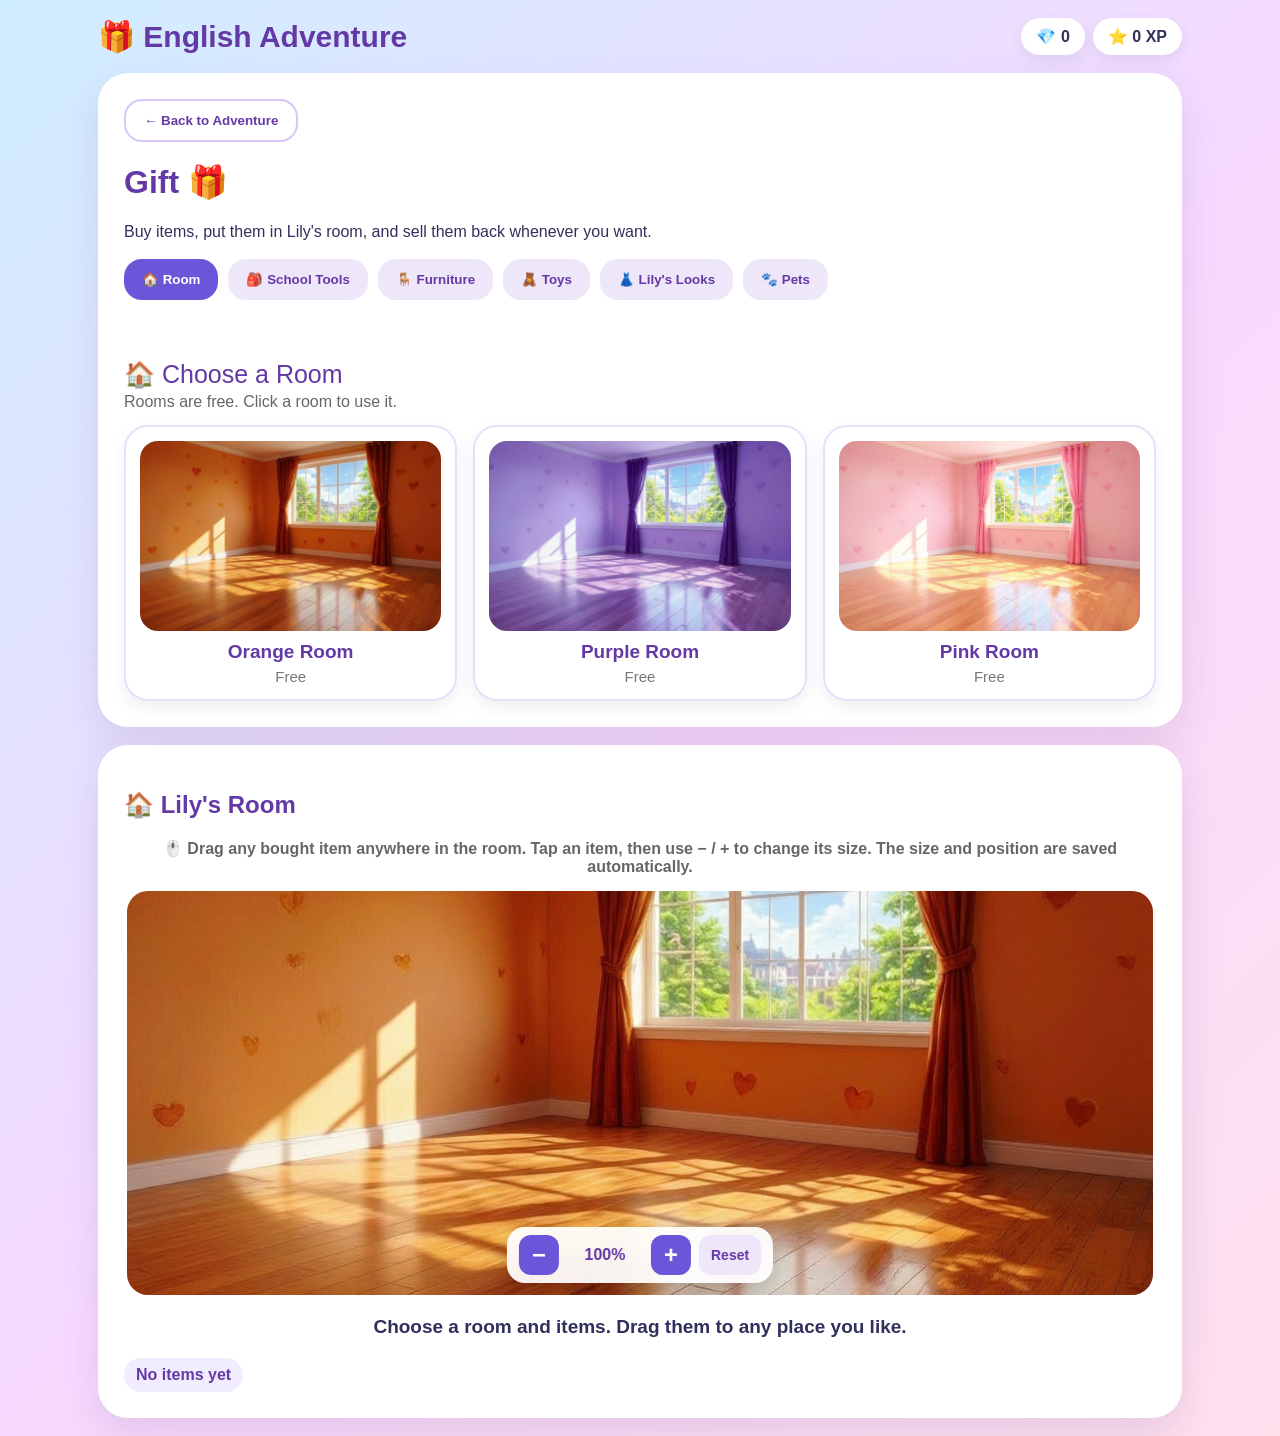
<file: gift-shop.html>
<!DOCTYPE html>
<html lang="en">
<head>
<meta charset="UTF-8">
<meta name="viewport" content="width=device-width,initial-scale=1.0">
<title>Gift 🎁 — English Adventure</title>
<style>
*{box-sizing:border-box}body{margin:0;font-family:Arial,Verdana,sans-serif;background:linear-gradient(135deg,#cfeeff,#f7d9ff 52%,#ffe1ee);color:#30305c}#app{max-width:1120px;margin:auto;padding:18px}.top{display:flex;justify-content:space-between;align-items:center;gap:12px;flex-wrap:wrap}.brand{font-size:30px;font-weight:900;color:#6339a6}.stats{display:flex;gap:8px;flex-wrap:wrap}.pill{background:#fff;border-radius:999px;padding:9px 15px;box-shadow:0 5px 16px #00000012;font-weight:800}.card{background:#fff;border-radius:30px;padding:26px;box-shadow:0 16px 40px #54317b22;margin-top:18px}h1,h2{color:#6339a6}.back{border:2px solid #d8c6f7;background:#fff;color:#6339a6;border-radius:18px;padding:12px 18px;font-weight:900;cursor:pointer}.tabs{display:flex;gap:10px;flex-wrap:wrap;margin:18px 0}.tab{border:0;border-radius:18px;padding:13px 18px;background:#eee7fa;color:#6339a6;font-weight:900;cursor:pointer}.tab.active{background:#6b55d9;color:#fff}.grid{display:grid;grid-template-columns:repeat(3,1fr);gap:16px}.item{border:2px solid #eadff8;background:#fff;border-radius:24px;padding:14px;text-align:center;cursor:pointer;box-shadow:0 7px 18px #00000010;transition:.18s;position:relative}.item:hover{transform:translateY(-4px);border-color:#b99bea}.visual{height:190px;display:grid;place-items:center;border-radius:18px;background:#f7f4ff;overflow:hidden}.visual img{width:100%;height:100%;object-fit:contain}.room-card .visual img{object-fit:cover}.name{font-size:19px;font-weight:900;color:#6339a6;margin-top:10px}.price{font-size:15px;color:#777;margin-top:5px}.notice{text-align:center;font-weight:900;font-size:19px;min-height:30px;margin:12px}.hidden{display:none}.section-title{font-size:25px;color:#6339a6;margin:8px 0 4px}.section-hint{margin:0 0 14px;color:#666}.owned{outline:3px solid #75c98b}.owned:after{content:'✓';position:absolute;top:8px;right:10px;background:#55b86f;color:white;border-radius:50%;width:27px;height:27px;display:grid;place-items:center;font-weight:900}.sell{margin-top:9px;border:0;border-radius:12px;padding:9px 12px;background:#ffe5e5;color:#a33;font-weight:900;cursor:pointer}.sell:hover{background:#ffd0d0}.room-preview{height:410px;border-radius:24px;position:relative;overflow:hidden;margin-bottom:18px;border:3px solid #fff;box-shadow:inset 0 0 0 2px #d8c6f7;background:#f7f4ff;touch-action:none}.room-bg{position:absolute;inset:0;width:100%;height:100%;object-fit:cover;z-index:1;pointer-events:none}.room-item{position:absolute;z-index:4;cursor:grab;user-select:none;-webkit-user-select:none;touch-action:none;filter:drop-shadow(0 5px 5px #0003);transform:translate(-50%,-50%) scale(var(--item-scale,1));transform-origin:center center}.room-item.dragging{cursor:grabbing;filter:drop-shadow(0 8px 8px #0005);z-index:20}.room-item img,.room-item canvas{width:100%;height:100%;object-fit:contain;display:block;pointer-events:none}.room-item.room-look{width:115px;height:150px}.room-item.room-bag{width:90px;height:90px}.room-item.room-table{width:220px;height:160px}.room-item.room-chair,.room-item.room-chair1{width:100px;height:105px}.room-item.room-bed{width:155px;height:125px}.room-item.room-wardrobe{width:135px;height:165px}.room-item.room-toy{width:90px;height:90px}.room-item.room-pet{width:100px;height:100px}.drag-hint{text-align:center;color:#666;margin:0 0 12px;font-weight:700}.selected-box{display:flex;gap:10px;flex-wrap:wrap;margin-top:12px}.tag{background:#f2ecff;border-radius:999px;padding:8px 12px;font-weight:800;color:#6339a6}.resize-toolbar{position:absolute;left:50%;bottom:12px;transform:translateX(-50%);z-index:30;display:flex;align-items:center;gap:8px;padding:8px 12px;border-radius:18px;background:#ffffffee;box-shadow:0 8px 25px #0003;backdrop-filter:blur(8px);white-space:nowrap}.resize-toolbar button{border:0;width:40px;height:40px;border-radius:12px;background:#6b55d9;color:#fff;font-size:24px;font-weight:900;cursor:pointer}.resize-toolbar button:hover{background:#5745c0}.resize-toolbar .reset{width:auto;padding:0 12px;font-size:14px;background:#eee7fa;color:#6339a6}.resize-label{font-weight:900;color:#6339a6;min-width:76px;text-align:center}@media(max-width:760px){.grid{grid-template-columns:1fr 1fr}.room-preview{height:330px}.resize-toolbar{bottom:8px}.resize-toolbar button{width:36px;height:36px}}@media(max-width:480px){.grid{grid-template-columns:1fr}.card{padding:18px}.room-preview{height:280px}.room-item.room-look{width:80px;height:110px}.room-item.room-bag{width:65px;height:65px}.room-item.room-table{width:150px;height:110px}.room-item.room-chair,.room-item.room-chair1{width:72px;height:80px}.room-item.room-bed{width:110px;height:90px}.room-item.room-wardrobe{width:90px;height:110px}.room-item.room-toy,.room-item.room-pet{width:65px;height:65px}.resize-toolbar{gap:5px;padding:6px 8px}.resize-toolbar button{width:34px;height:34px}.resize-label{min-width:62px;font-size:13px}.resize-toolbar .reset{padding:0 8px;font-size:12px}}
</style>
</head>
<body>
<div id="app">
<div class="top"><div class="brand">🎁 English Adventure</div><div class="stats"><div class="pill">💎 <span id="gems">0</span></div><div class="pill">⭐ <span id="xp">0</span> XP</div></div></div>
<div class="card">
<button class="back" onclick="location.href='index.html'">← Back to Adventure</button>
<h1>Gift 🎁</h1><p>Buy items, put them in Lily's room, and sell them back whenever you want.</p>
<div class="tabs"><button class="tab active" onclick="showTab('rooms',this)">🏠 Room</button><button class="tab" onclick="showTab('school',this)">🎒 School Tools</button><button class="tab" onclick="showTab('furniture',this)">🪑 Furniture</button><button class="tab" onclick="showTab('toys',this)">🧸 Toys</button><button class="tab" onclick="showTab('looks',this)">👗 Lily's Looks</button><button class="tab" onclick="showTab('pets',this)">🐾 Pets</button></div>
<div id="notice" class="notice"></div>
<section id="rooms"><div class="section-title">🏠 Choose a Room</div><p class="section-hint">Rooms are free. Click a room to use it.</p><div class="grid">
<div class="item room-card" onclick="chooseRoom('orangeroom.jpg','Orange Room')"><div class="visual"><img src="orangeroom.jpg" alt="Orange Room"></div><div class="name">Orange Room</div><div class="price">Free</div></div>
<div class="item room-card" onclick="chooseRoom('violetroom.jpg','Purple Room')"><div class="visual"><img src="violetroom.jpg" alt="Purple Room"></div><div class="name">Purple Room</div><div class="price">Free</div></div>
<div class="item room-card" onclick="chooseRoom('pinkroom.jpg','Pink Room')"><div class="visual"><img src="pinkroom.jpg" alt="Pink Room"></div><div class="name">Pink Room</div><div class="price">Free</div></div>
</div></section>
<section id="school" class="hidden"><div class="section-title">🎒 School Tools</div><p class="section-hint">Click to buy. Bought items get a ✓ and a Sell button.</p><div class="grid">
<div class="item" id="card-bag" onclick="buyItem('bag','School Bag',10,'School bag.jpg','school bag')"><div class="visual"><img src="School bag.jpg" alt="School Bag"></div><div class="name">School Bag</div><div class="price">⭐ 10 XP</div></div>
<div class="item" id="card-book" onclick="buyItem('book','Book',8,'book.jpg','book')"><div class="visual"><img src="book.jpg" alt="Book"></div><div class="name">Book</div><div class="price">⭐ 8 XP</div></div>
<div class="item" id="card-pencilcase" onclick="buyItem('pencilcase','Pencil Case',7,'Pencil case.jpg','pencil case')"><div class="visual"><img src="Pencil case.jpg" alt="Pencil Case"></div><div class="name">Pencil Case</div><div class="price">⭐ 7 XP</div></div>
</div></section>
<section id="furniture" class="hidden"><div class="section-title">🪑 Room Furniture</div><p class="section-hint">Buy furniture and sell it back later for the full price.</p><div class="grid">
<div class="item" id="card-table" onclick="buyItem('table','Table',8,'table1.png','table')"><div class="visual"><img src="table1.png" alt="Table"></div><div class="name">Table</div><div class="price">⭐ 8 XP</div></div>
<div class="item" id="card-chair" onclick="buyItem('chair','Chair',6,'chair.jpg','chair')"><div class="visual"><img src="chair.jpg" alt="Chair"></div><div class="name">Chair</div><div class="price">⭐ 6 XP</div></div>
<div class="item" id="card-chair1" onclick="buyItem('chair1','Chair 2',6,'chair1.jpg','chair')"><div class="visual"><img src="chair1.jpg" alt="Chair 2"></div><div class="name">Chair 2</div><div class="price">⭐ 6 XP</div></div>
<div class="item" id="card-bed" onclick="buyItem('bed','Bed',12,'bed.jpg','bed')"><div class="visual"><img src="bed.jpg" alt="Bed"></div><div class="name">Bed</div><div class="price">⭐ 12 XP</div></div>
<div class="item" id="card-wardrobe" onclick="buyItem('wardrobe','Wardrobe',12,'wardrobe.png','wardrobe')"><div class="visual"><img src="wardrobe.png" alt="Wardrobe"></div><div class="name">Wardrobe</div><div class="price">⭐ 12 XP</div></div>
</div></section>
<section id="toys" class="hidden"><div class="section-title">🧸 Toys</div><p class="section-hint">Bought toys can always be sold back for the same XP.</p><div class="grid">
<div class="item" id="card-teddy" onclick="buyItem('teddy','Teddy Bear',10,'Taddybear.jpg','teddy bear')"><div class="visual"><img src="Taddybear.jpg" alt="Teddy Bear"></div><div class="name">Teddy Bear</div><div class="price">⭐ 10 XP</div></div>
<div class="item" id="card-ball" onclick="buyItem('ball','Ball',7,'ball.jpg','ball')"><div class="visual"><img src="ball.jpg" alt="Ball"></div><div class="name">Ball</div><div class="price">⭐ 7 XP</div></div>
<div class="item" id="card-puppet" onclick="buyItem('puppet','Puppet',9,'puppet.jpg','puppet')"><div class="visual"><img src="puppet.jpg" alt="Puppet"></div><div class="name">Puppet</div><div class="price">⭐ 9 XP</div></div>
<div class="item" id="card-yoyo" onclick="buyItem('yoyo','Yo-yo',8,'yoyo.jpg','yo-yo')"><div class="visual"><img src="yoyo.jpg" alt="Yo-yo"></div><div class="name">Yo-yo</div><div class="price">⭐ 8 XP</div></div>
</div></section>
<section id="looks" class="hidden"><div class="section-title">👗 Lily's Looks</div><p class="section-hint">These are Lily's real uploaded looks. Buy one and sell it back any time.</p><div class="grid">
<div class="item" id="card-look1" onclick="buyLook('look1','Lily Look 1',15,'Lili green.jpg')"><div class="visual"><img src="Lili green.jpg" alt="Lily Look 1"></div><div class="name">Lily Look 1</div><div class="price">⭐ 15 XP</div></div>
<div class="item" id="card-look2" onclick="buyLook('look2','Lily Look 2',15,'Lili scool.jpg')"><div class="visual"><img src="Lili scool.jpg" alt="Lily Look 2"></div><div class="name">Lily Look 2</div><div class="price">⭐ 15 XP</div></div>
<div class="item" id="card-look3" onclick="buyLook('look3','Lily Look 3',15,'Lili panda.jpg')"><div class="visual"><img src="Lili panda.jpg" alt="Lily Look 3"></div><div class="name">Lily Look 3</div><div class="price">⭐ 15 XP</div></div>
</div></section>
<section id="pets" class="hidden"><div class="section-title">🐾 Pets</div><p class="section-hint">Buy a pet with 💎. Sell it back and get all crystals back.</p><div class="grid">
<div class="item" id="card-cat" onclick="buyItem('cat','Cat',5,'cat.jpg','cat','gems')"><div class="visual"><img src="cat.jpg" alt="Cat"></div><div class="name">Cat</div><div class="price">💎 5 crystals</div></div>
<div class="item" id="card-dog" onclick="buyItem('dog','Dog',8,'dog.jpg','dog','gems')"><div class="visual"><img src="dog.jpg" alt="Dog"></div><div class="name">Dog</div><div class="price">💎 8 crystals</div></div>
<div class="item" id="card-unicorn" onclick="buyItem('unicorn','Unicorn',12,'unicorn.png','unicorn','gems')"><div class="visual"><img src="unicorn.png" alt="Unicorn"></div><div class="name">Unicorn</div><div class="price">💎 12 crystals</div></div>
</div></section>
</div>
<div class="card"><h2>🏠 Lily's Room</h2><p class="drag-hint">🖱️ Drag any bought item anywhere in the room. Tap an item, then use − / + to change its size. The size and position are saved automatically.</p><div id="room" class="room-preview"><img id="roomBg" class="room-bg" src="orangeroom.jpg" alt="Room"><div id="resizeToolbar" class="resize-toolbar hidden"><button type="button" onclick="resizeSelected(-0.1)">−</button><span id="resizeLabel" class="resize-label">100%</span><button type="button" onclick="resizeSelected(0.1)">+</button><button type="button" class="reset" onclick="resetSelectedSize()">Reset</button></div></div><p id="roomText" class="notice">Choose a room and items. Drag them to any place you like.</p><div id="selected" class="selected-box"></div></div>
</div>
<script>
const PLAYER_KEY='english_adventure_player_v3',ROOM_KEY='english_quest_room_v5';
const state=JSON.parse(localStorage.getItem(PLAYER_KEY)||'{}');let xp=Number(state.xp||0),gems=Number(state.gems||0);
const saved=JSON.parse(localStorage.getItem(ROOM_KEY)||'{}');
const validRooms=['orangeroom.jpg','violetroom.jpg','pinkroom.jpg'];
const validRoomNames={'orangeroom.jpg':'Orange Room','violetroom.jpg':'Purple Room','pinkroom.jpg':'Pink Room'};
const roomState={room:validRooms.includes(saved.room)?saved.room:'orangeroom.jpg',roomName:validRooms.includes(saved.room)?(validRoomNames[saved.room]||saved.roomName||'Orange Room'):'Orange Room',owned:Array.isArray(saved.owned)?saved.owned:[],items:saved.items||{},positions:saved.positions&&typeof saved.positions==='object'?saved.positions:{},sizes:saved.sizes&&typeof saved.sizes==='object'?saved.sizes:{}};
const catalog={bag:{name:'School Bag',file:'School bag.jpg',phrase:'school bag',price:10,currency:'xp',cls:'room-bag'},book:{name:'Book',file:'book.jpg',phrase:'book',price:8,currency:'xp',cls:'room-toy'},pencilcase:{name:'Pencil Case',file:'Pencil case.jpg',phrase:'pencil case',price:7,currency:'xp',cls:'room-toy'},table:{name:'Table',file:'table1.png',phrase:'table',price:8,currency:'xp',cls:'room-table'},chair:{name:'Chair',file:'chair.jpg',phrase:'chair',price:6,currency:'xp',cls:'room-chair'},chair1:{name:'Chair 2',file:'chair1.jpg',phrase:'chair',price:6,currency:'xp',cls:'room-chair1'},bed:{name:'Bed',file:'bed.jpg',phrase:'bed',price:12,currency:'xp',cls:'room-bed'},wardrobe:{name:'Wardrobe',file:'wardrobe.png',phrase:'wardrobe',price:12,currency:'xp',cls:'room-wardrobe'},teddy:{name:'Teddy Bear',file:'Taddybear.jpg',phrase:'teddy bear',price:10,currency:'xp',cls:'room-toy'},ball:{name:'Ball',file:'ball.jpg',phrase:'ball',price:7,currency:'xp',cls:'room-toy'},puppet:{name:'Puppet',file:'puppet.jpg',phrase:'puppet',price:9,currency:'xp',cls:'room-toy'},yoyo:{name:'Yo-yo',file:'yoyo.jpg',phrase:'yo-yo',price:8,currency:'xp',cls:'room-toy'},look1:{name:'Lily Look 1',file:'Lili green.jpg',phrase:"Lily's new look",price:15,currency:'xp',cls:'room-look'},look2:{name:'Lily Look 2',file:'Lili scool.jpg',phrase:"Lily's school look",price:15,currency:'xp',cls:'room-look'},look3:{name:'Lily Look 3',file:'Lili panda.jpg',phrase:"Lily's new look",price:15,currency:'xp',cls:'room-look'},cat:{name:'Cat',file:'cat.jpg',phrase:'cat',price:5,currency:'gems',cls:'room-pet'},dog:{name:'Dog',file:'dog.jpg',phrase:'dog',price:8,currency:'gems',cls:'room-pet'},unicorn:{name:'Unicorn',file:'unicorn.png',phrase:'unicorn',price:12,currency:'gems',cls:'room-pet'}};
const defaultPos={look1:{x:12,y:20},look2:{x:12,y:20},look3:{x:12,y:20},bag:{x:78,y:70},book:{x:55,y:40},pencilcase:{x:55,y:55},table:{x:18,y:80},chair:{x:38,y:80},chair1:{x:52,y:80},bed:{x:82,y:82},wardrobe:{x:12,y:72},teddy:{x:52,y:30},ball:{x:52,y:30},puppet:{x:52,y:30},yoyo:{x:52,y:30},cat:{x:72,y:72},dog:{x:72,y:72},unicorn:{x:72,y:72}};
let selectedId=null;
function save(){state.xp=xp;state.gems=gems;localStorage.setItem(PLAYER_KEY,JSON.stringify(state));localStorage.setItem(ROOM_KEY,JSON.stringify(roomState));renderStats();renderRoom();renderCards();}
function renderStats(){document.getElementById('xp').textContent=xp;document.getElementById('gems').textContent=gems;}
function msg(text){const n=document.getElementById('notice');n.textContent=text;clearTimeout(window.msgTimer);window.msgTimer=setTimeout(()=>n.textContent='',2600);}
function chooseRoom(file,name){roomState.room=file;roomState.roomName=name;save();msg('🏠 '+name+' selected!');}
function buyItem(id,name,price,file,phrase,currency='xp'){const c=catalog[id];if(!c)return;if(roomState.owned.includes(id)){sellItem(id);return;}const money=currency==='gems'?gems:xp;if(money<price){msg('Not enough '+(currency==='gems'?'💎 crystals':'⭐ XP')+'!');return;}if(currency==='gems')gems-=price;else xp-=price;roomState.owned.push(id);roomState.items[id]={file,phrase,name,price,currency};if(!roomState.positions[id])roomState.positions[id]={...(defaultPos[id]||{x:50,y:50})};if(!roomState.sizes[id])roomState.sizes[id]=1;save();msg('✅ Bought '+name+'!');}
function buyLook(id,name,price,file){buyItem(id,name,price,file,"Lily's new look",'xp');}
function sellItem(id){const item=roomState.items[id]||catalog[id];if(!item)return;const price=Number(item.price||catalog[id].price||0);const currency=item.currency||catalog[id].currency||'xp';if(currency==='gems')gems+=price;else xp+=price;roomState.owned=roomState.owned.filter(x=>x!==id);delete roomState.items[id];delete roomState.positions[id];delete roomState.sizes[id];if(selectedId===id)hideResizeToolbar();save();msg('↩️ '+(item.name||catalog[id].name)+' returned. Money back!');}
function renderCards(){Object.keys(catalog).forEach(id=>{const el=document.getElementById('card-'+id);if(!el)return;const owned=roomState.owned.includes(id);el.classList.toggle('owned',owned);let sell=el.querySelector('.sell');if(owned){if(!sell){sell=document.createElement('button');sell.className='sell';sell.textContent='↩️ Sell / Return money';sell.onclick=e=>{e.stopPropagation();sellItem(id);};el.appendChild(sell);}}else if(sell)sell.remove();});}
function getPosition(id){if(!roomState.positions[id])roomState.positions[id]={...(defaultPos[id]||{x:50,y:50})};return roomState.positions[id];}
function getSize(id){const n=Number(roomState.sizes[id]);return Number.isFinite(n)&&n>0?n:1;}
function updateResizeToolbar(){const bar=document.getElementById('resizeToolbar');if(!selectedId||!roomState.owned.includes(selectedId)){hideResizeToolbar();return;}bar.classList.remove('hidden');const c=catalog[selectedId];document.getElementById('resizeLabel').textContent=Math.round(getSize(selectedId)*100)+'%';bar.title=c?c.name:'';}
function hideResizeToolbar(){selectedId=null;document.getElementById('resizeToolbar').classList.add('hidden');}
function selectItem(id){selectedId=id;updateResizeToolbar();}
function resizeSelected(delta){if(!selectedId)return;const next=Math.max(.45,Math.min(2.2,Number((getSize(selectedId)+delta).toFixed(2))));roomState.sizes[selectedId]=next;const el=document.querySelector('.room-item[data-item="'+selectedId+'"]');if(el)el.style.setProperty('--item-scale',next);localStorage.setItem(ROOM_KEY,JSON.stringify(roomState));updateResizeToolbar();msg('📐 '+catalog[selectedId].name+': '+Math.round(next*100)+'%');}
function resetSelectedSize(){if(!selectedId)return;roomState.sizes[selectedId]=1;const el=document.querySelector('.room-item[data-item="'+selectedId+'"]');if(el)el.style.setProperty('--item-scale',1);localStorage.setItem(ROOM_KEY,JSON.stringify(roomState));updateResizeToolbar();msg('📐 Size reset to 100%');}
function removeNearBackground(canvas){const ctx=canvas.getContext('2d',{willReadFrequently:true});const w=canvas.width,h=canvas.height;if(!w||!h)return;const image=ctx.getImageData(0,0,w,h),d=image.data;const samples=[];for(const [x,y] of [[1,1],[w-2,1],[1,h-2],[w-2,h-2]]){const i=(y*w+x)*4;samples.push([d[i],d[i+1],d[i+2]]);}const bg=samples.reduce((a,b)=>[a[0]+b[0],a[1]+b[1],a[2]+b[2]],[0,0,0]).map(v=>v/4);const seen=new Uint8Array(w*h),queue=[];for(let x=0;x<w;x++){queue.push(x,x+(h-1)*w);}for(let y=1;y<h-1;y++){queue.push(y*w,(y+1)*w-1);}let head=0;const tolerance=58;function close(i){return Math.abs(d[i]-bg[0])+Math.abs(d[i+1]-bg[1])+Math.abs(d[i+2]-bg[2])<tolerance*3;}while(head<queue.length){const p=queue[head++];if(p<0||p>=w*h||seen[p])continue;seen[p]=1;const i=p*4;if(!close(i))continue;d[i+3]=0;const x=p%w,y=Math.floor(p/w);if(x>0)queue.push(p-1);if(x<w-1)queue.push(p+1);if(y>0)queue.push(p-w);if(y<h-1)queue.push(p+w);}ctx.putImageData(image,0,0);}
function addTransparentImage(el,id,c){const img=new Image();img.onload=()=>{const canvas=document.createElement('canvas');canvas.width=img.naturalWidth||500;canvas.height=img.naturalHeight||500;canvas.setAttribute('aria-label',c.name);canvas.title=c.name;const ctx=canvas.getContext('2d');ctx.clearRect(0,0,canvas.width,canvas.height);ctx.drawImage(img,0,0,canvas.width,canvas.height);try{if(id!=='table')removeNearBackground(canvas);}catch(_){}el.appendChild(canvas);};img.onerror=()=>{const fallback=document.createElement('img');fallback.src=c.file;fallback.alt=c.name;el.appendChild(fallback);};img.src=c.file;}
function renderRoom(){const room=document.getElementById('room');document.getElementById('roomBg').src=roomState.room;room.querySelectorAll('.room-item').forEach(el=>el.remove());roomState.owned.forEach(id=>{const c=catalog[id];if(!c)return;const el=document.createElement('div');el.className='room-item '+(c.cls||'room-toy');el.dataset.item=id;const p=getPosition(id);el.style.left=p.x+'%';el.style.top=p.y+'%';el.style.setProperty('--item-scale',getSize(id));if(c.file)addTransparentImage(el,id,c);setupDrag(el,id);room.appendChild(el);});const tags=roomState.owned.map(id=>{const c=catalog[id];return '<span class="tag">'+c.name+' · '+(c.currency==='gems'?'💎':'⭐')+' '+c.price+'</span>';}).join('');document.getElementById('selected').innerHTML=tags||'<span class="tag">No items yet</span>';updateResizeToolbar();}
function setupDrag(el,id){let dragging=false,moved=false,startX=0,startY=0,startLeft=0,startTop=0;el.addEventListener('pointerdown',e=>{if(e.button!==undefined&&e.button!==0)return;e.preventDefault();selectItem(id);dragging=true;moved=false;startX=e.clientX;startY=e.clientY;const p=getPosition(id);startLeft=p.x;startTop=p.y;el.classList.add('dragging');el.setPointerCapture?.(e.pointerId);});el.addEventListener('pointermove',e=>{if(!dragging)return;const rect=document.getElementById('room').getBoundingClientRect();const dx=(e.clientX-startX)/rect.width*100,dy=(e.clientY-startY)/rect.height*100;if(Math.abs(dx)+Math.abs(dy)>1)moved=true;const x=Math.max(3,Math.min(97,startLeft+dx)),y=Math.max(5,Math.min(95,startTop+dy));roomState.positions[id]={x:Number(x.toFixed(2)),y:Number(y.toFixed(2))};el.style.left=x+'%';el.style.top=y+'%';});el.addEventListener('pointerup',e=>{if(!dragging)return;dragging=false;el.classList.remove('dragging');try{el.releasePointerCapture?.(e.pointerId);}catch(_){}if(moved){localStorage.setItem(ROOM_KEY,JSON.stringify(roomState));msg('📍 '+catalog[id].name+' moved and saved!');}else{sayItem(id);}});el.addEventListener('pointercancel',()=>{dragging=false;el.classList.remove('dragging');});}
function sayItem(id){const c=catalog[id];if(!c)return;const text=c.phrase==="Lily's new look"||c.phrase==="Lily's school look"?"It's Lily's new look!":"It's a "+c.phrase+'!';speechSynthesis.cancel();const u=new SpeechSynthesisUtterance(text);u.lang='en-US';u.rate=.78;u.pitch=1.08;speechSynthesis.speak(u);msg(text);}
function showTab(id,btn){document.querySelectorAll('section').forEach(s=>s.classList.add('hidden'));document.getElementById(id).classList.remove('hidden');document.querySelectorAll('.tab').forEach(b=>b.classList.remove('active'));btn.classList.add('active');}
renderStats();renderRoom();renderCards();
</script>
</body>
</html>
</file>
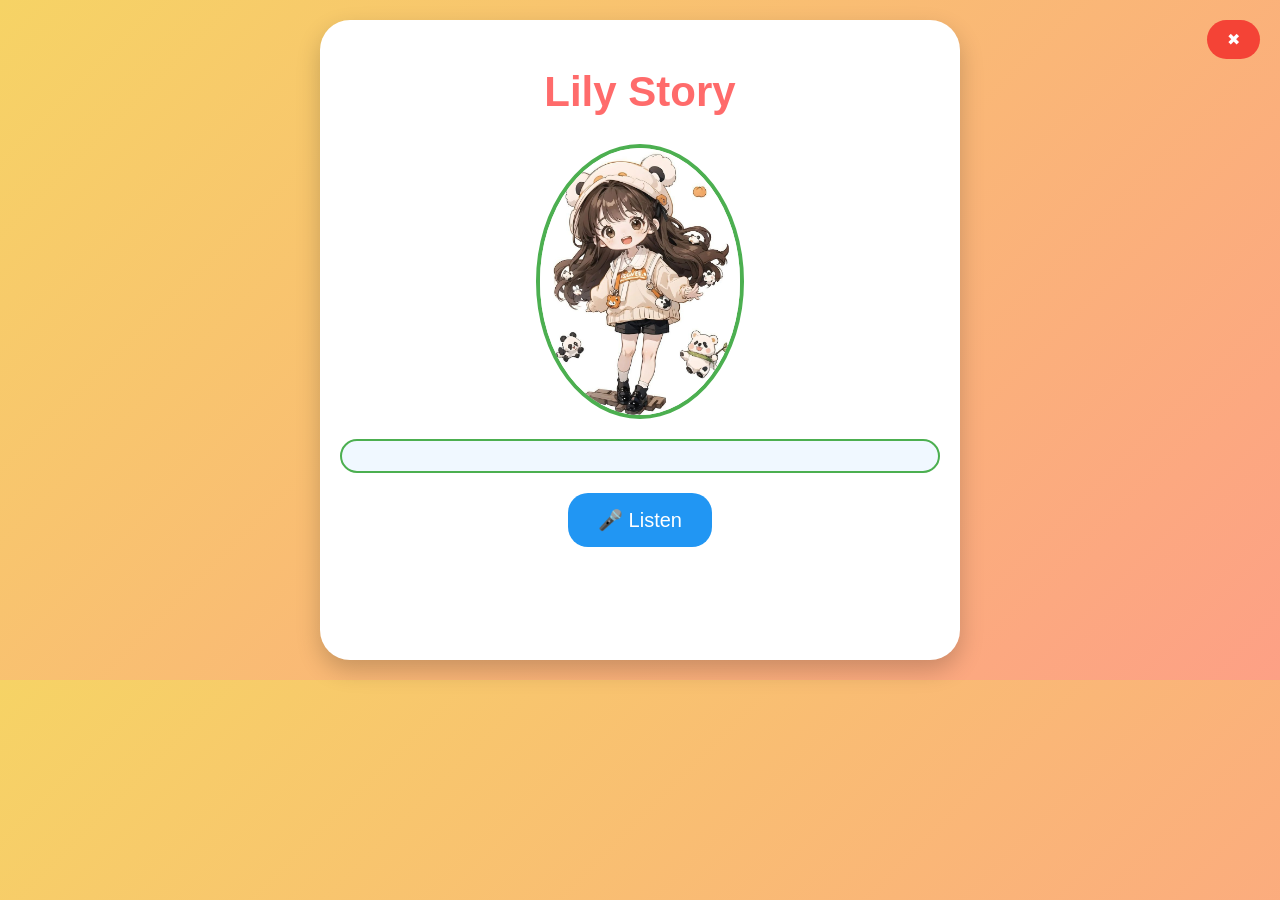
<file: lily_story.html>
<!DOCTYPE html>
<html lang="en">
<head>
    <meta charset="UTF-8">
    <meta name="viewport" content="width=device-width, initial-scale=1.0">
    <title>Lily Story</title>
    <style>
        body {
            font-family: Arial, Verdana, sans-serif;
            background: linear-gradient(135deg, #f6d365 0%, #fda085 100%);
            text-align: center;
            padding: 20px;
            margin: 0;
        }

        #game-container {
            background-color: #fff;
            border-radius: 30px;
            padding: 20px;
            max-width: 600px;
            margin: 0 auto;
            box-shadow: 0 10px 25px rgba(0,0,0,0.2);
            min-height: 600px;
        }

        h1 {
            color: #ff6b6b;
            font-size: 42px;
            text-shadow: 2px 2px 0 #fff;
        }

        #lily-img {
            width: 200px;
            border-radius: 50%;
            border: 4px solid #4CAF50;
            margin: 20px auto;
            display: block;
            animation: float 3s ease-in-out infinite;
        }

        @keyframes float {
            0% {
                transform: translateY(0px);
            }
            50% {
                transform: translateY(-10px);
            }
            100% {
                transform: translateY(0px);
            }
        }

        #story-text {
            font-size: 22px;
            color: #333;
            margin: 20px auto;
            padding: 15px;
            background: #f0f8ff;
            border: 2px solid #4CAF50;
            border-radius: 20px;
        }

        .location-btn {
            display: block;
            width: 85%;
            margin: 15px auto;
            padding: 15px;
            font-size: 20px;
            background-color: #f0f8ff;
            border: 3px solid #4CAF50;
            border-radius: 20px;
            cursor: pointer;
            transition: 0.3s;
            font-family: inherit;
        }

        .location-btn:hover {
            background-color: #dcedc8;
            transform: scale(1.05);
        }

        #story-btn {
            padding: 15px 30px;
            font-size: 20px;
            background-color: #2196F3;
            border: none;
            border-radius: 20px;
            cursor: pointer;
            color: white;
            font-family: inherit;
            margin-bottom: 20px;
        }

        #next-btn {
            padding: 15px 30px;
            font-size: 20px;
            background-color: #4CAF50;
            border: none;
            border-radius: 20px;
            cursor: pointer;
            color: white;
            font-family: inherit;
            display: none;
            margin-top: 20px;
        }

        #exit-btn {
            position: absolute;
            top: 20px;
            right: 20px;
            padding: 10px 20px;
            background-color: #f44336;
            border: none;
            border-radius: 20px;
            cursor: pointer;
            color: white;
            font-family: inherit;
            font-size: 16px;
        }

        #screen-final {
            display: none;
        }
    </style>
</head>
<body>
    <div id="game-container">
        <h1>Lily Story</h1>
        <button id="exit-btn" onclick="window.location.href='index.html'">✖</button>
        <img id="lily-img" src="https://yuliaishtar-hub.github.io/inglish-adventure/Lili.jpg" alt="Lily">
        
        <div id="screen-story">
            <div id="story-text"></div>
            <button id="story-btn" onclick="speakStory()">🎤 Listen</button>
            <button id="next-btn" onclick="nextQuestion()">Next ➡️</button>
        </div>
        
        <div id="screen-final">
            <div class="location-btn" onclick="window.location.href='index.html'">Back to Map</div>
        </div>
    </div>

    <script>
        const LILY_PITCH = 1.2;
        const LILY_RATE = 0.85;

        let lilyVoice = null;
        let sceneIndex = 0;
        let scenes = [];

        function setupVoice() {
            const voices = window.speechSynthesis.getVoices();
            for (let i = 0; i < voices.length; i++) {
                const v = voices[i];
                if (v.name.includes('Google UK English Female') || v.name.includes('Zira') || v.name.includes('Samantha') || v.name.includes('Female') || v.lang === 'en-US' || v.lang === 'en-GB') {
                    lilyVoice = v; break;
                }
            }
            if (!lilyVoice && voices.length > 0) { lilyVoice = voices[0]; }
            window.speechSynthesis.onvoiceschanged = function() {
                const voices = window.speechSynthesis.getVoices();
                for (let i = 0; i < voices.length; i++) {
                    const v = voices[i];
                    if (v.name.includes('Google UK English Female') || v.name.includes('Zira') || v.name.includes('Samantha') || v.name.includes('Female') || v.lang === 'en-US' || v.lang === 'en-GB') {
                        lilyVoice = v; break;
                    }
                }
            };
        }

        function speak(text) {
            if (!('speechSynthesis' in window)) return;
            window.speechSynthesis.cancel();
            const utterance = new SpeechSynthesisUtterance(text);
            utterance.lang = 'en-US';
            utterance.rate = LILY_RATE;
            utterance.pitch = LILY_PITCH;
            utterance.volume = 1.0;
            if (lilyVoice) { utterance.voice = lilyVoice; }
            window.speechSynthesis.speak(utterance);
        }

        // Сцены про Лили и её семью
        scenes = [
            { text: "Hello! I'm Lily!", image: "https://yuliaishtar-hub.github.io/inglish-adventure/Lili.jpg" },
            { text: "I have a mummy. Her name is Anna.", image: "https://yuliaishtar-hub.github.io/inglish-adventure/mummy.jpg" },
            { text: "I have a daddy. His name is Tom.", image: "https://yuliaishtar-hub.github.io/inglish-adventure/daddy.jpg" },
            { text: "I have a grandma and a grandpa.", image: "https://yuliaishtar-hub.github.io/inglish-adventure/grandmagrandpa.jpg" },
            { text: "I have a sister. Her name is Mia.", image: "https://yuliaishtar-hub.github.io/inglish-adventure/Lilissisterbig.jpg" },
            { text: "I love my family!", image: "https://yuliaishtar-hub.github.io/inglish-adventure/Lili.jpg" },
            { text: "I go to school every day!", image: "https://yuliaishtar-hub.github.io/inglish-adventure/Lili.jpg" },
            { text: "Let's play together!", image: "https://yuliaishtar-hub.github.io/inglish-adventure/Lili.jpg" }
        ];

        function speakStory() {
            if (sceneIndex < scenes.length) {
                const scene = scenes[sceneIndex];
                document.getElementById('story-text').innerText = scene.text;
                document.getElementById('lily-img').src = scene.image;
                speak(scene.text);
                sceneIndex++;
                
                if (sceneIndex >= scenes.length) {
                    document.getElementById('next-btn').style.display = 'inline-block';
                    document.getElementById('story-btn').style.display = 'none';
                }
            }
        }

        function nextQuestion() {
            document.getElementById('screen-story').style.display = 'none';
            document.getElementById('screen-final').style.display = 'block';
            speak("Well done!");
        }

        window.onload = function() {
            setupVoice();
        };
    </script>
</body>
</html>
</file>
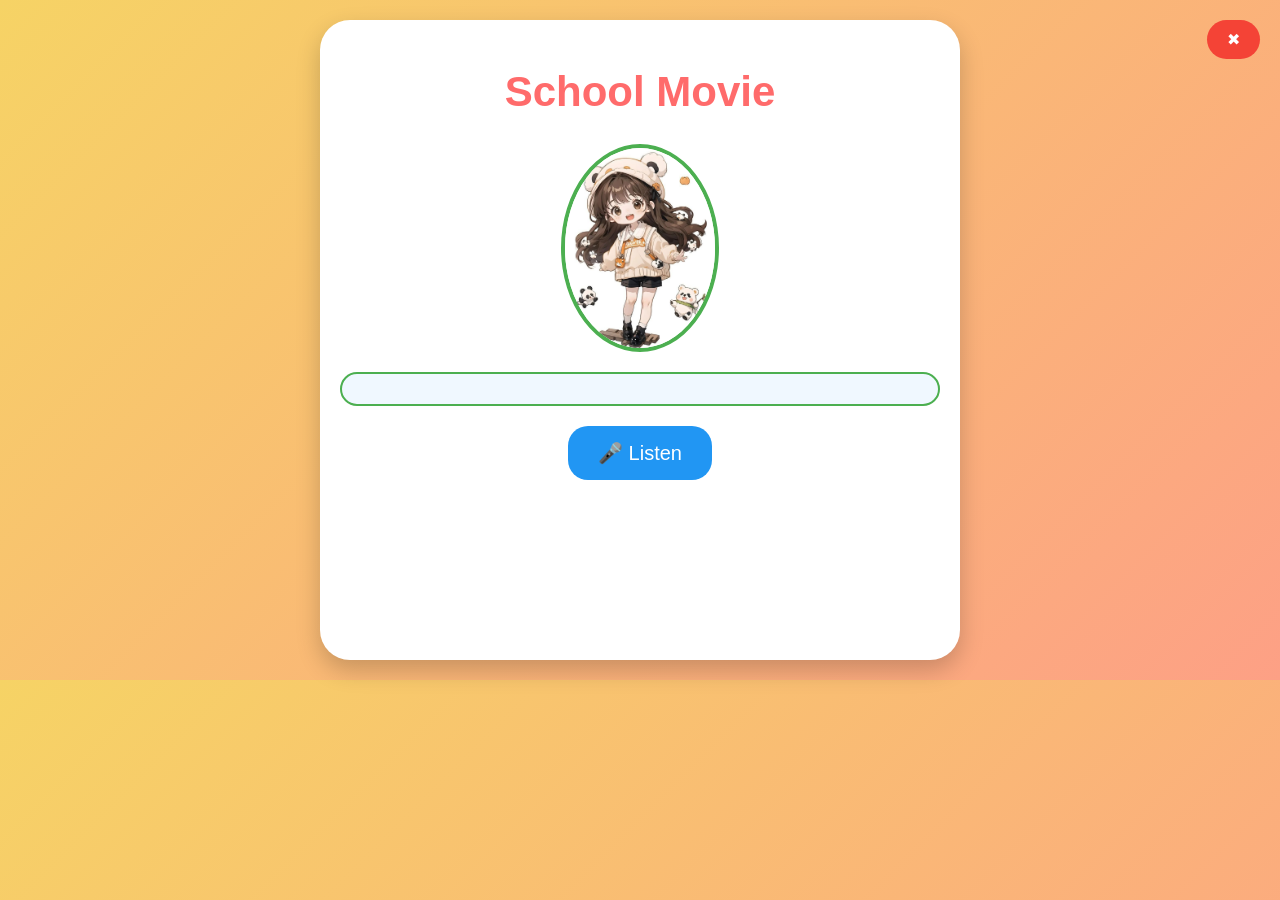
<file: school_movie.html>
<!DOCTYPE html>
<html lang="en">
<head>
    <meta charset="UTF-8">
    <meta name="viewport" content="width=device-width, initial-scale=1.0">
    <title>School Movie</title>
    <style>
        body {
            font-family: Arial, Verdana, sans-serif;
            background: linear-gradient(135deg, #f6d365 0%, #fda085 100%);
            text-align: center;
            padding: 20px;
            margin: 0;
        }

        #game-container {
            background-color: #fff;
            border-radius: 30px;
            padding: 20px;
            max-width: 600px;
            margin: 0 auto;
            box-shadow: 0 10px 25px rgba(0,0,0,0.2);
            min-height: 600px;
        }

        h1 {
            color: #ff6b6b;
            font-size: 42px;
            text-shadow: 2px 2px 0 #fff;
        }

        #lily-img {
            width: 150px;
            border-radius: 50%;
            border: 4px solid #4CAF50;
            margin: 20px auto;
            display: block;
            animation: float 3s ease-in-out infinite;
        }

        @keyframes float {
            0% {
                transform: translateY(0px);
            }
            50% {
                transform: translateY(-10px);
            }
            100% {
                transform: translateY(0px);
            }
        }

        #chuckles-img {
            width: 80px;
            border-radius: 50%;
            border: 4px solid #ff9800;
            margin: 20px auto;
            display: none;
        }

        #story-text {
            font-size: 22px;
            color: #333;
            margin: 20px auto;
            padding: 15px;
            background: #f0f8ff;
            border: 2px solid #4CAF50;
            border-radius: 20px;
        }

        .location-btn {
            display: block;
            width: 85%;
            margin: 15px auto;
            padding: 15px;
            font-size: 20px;
            background-color: #f0f8ff;
            border: 3px solid #4CAF50;
            border-radius: 20px;
            cursor: pointer;
            transition: 0.3s;
            font-family: inherit;
        }

        .location-btn:hover {
            background-color: #dcedc8;
            transform: scale(1.05);
        }

        #story-btn {
            padding: 15px 30px;
            font-size: 20px;
            background-color: #2196F3;
            border: none;
            border-radius: 20px;
            cursor: pointer;
            color: white;
            font-family: inherit;
            margin-bottom: 20px;
        }

        #next-btn {
            padding: 15px 30px;
            font-size: 20px;
            background-color: #4CAF50;
            border: none;
            border-radius: 20px;
            cursor: pointer;
            color: white;
            font-family: inherit;
            display: none;
            margin-top: 20px;
        }

        #exit-btn {
            position: absolute;
            top: 20px;
            right: 20px;
            padding: 10px 20px;
            background-color: #f44336;
            border: none;
            border-radius: 20px;
            cursor: pointer;
            color: white;
            font-family: inherit;
            font-size: 16px;
        }
    </style>
</head>
<body>
    <div id="game-container">
        <h1>School Movie</h1>
        <button id="exit-btn" onclick="window.location.href='index.html'">✖</button>
        <img id="lily-img" src="https://yuliaishtar-hub.github.io/inglish-adventure/Lili.jpg" alt="Lily">
        <img id="chuckles-img" src="https://yuliaishtar-hub.github.io/inglish-adventure/monkey.jpg" alt="Chuckles">
        
        <div id="story-text"></div>
        <button id="story-btn" onclick="speakStory()">🎤 Listen</button>
        <button id="next-btn" onclick="nextQuestion()">Next ➡️</button>
        
        <div id="screen-final" style="display: none;">
            <div class="location-btn" onclick="window.location.href='index.html'">Back to Map</div>
        </div>
    </div>

    <script>
        const LILY_PITCH = 1.2;
        const LILY_RATE = 0.85;

        let lilyVoice = null;
        let sceneIndex = 0;
        let scenes = [];

        function setupVoice() {
            const voices = window.speechSynthesis.getVoices();
            for (let i = 0; i < voices.length; i++) {
                const v = voices[i];
                if (v.name.includes('Google UK English Female') || v.name.includes('Zira') || v.name.includes('Samantha') || v.name.includes('Female') || v.lang === 'en-US' || v.lang === 'en-GB') {
                    lilyVoice = v; break;
                }
            }
            if (!lilyVoice && voices.length > 0) { lilyVoice = voices[0]; }
            window.speechSynthesis.onvoiceschanged = function() {
                const voices = window.speechSynthesis.getVoices();
                for (let i = 0; i < voices.length; i++) {
                    const v = voices[i];
                    if (v.name.includes('Google UK English Female') || v.name.includes('Zira') || v.name.includes('Samantha') || v.name.includes('Female') || v.lang === 'en-US' || v.lang === 'en-GB') {
                        lilyVoice = v; break;
                    }
                }
            };
        }

        function speak(text) {
            if (!('speechSynthesis' in window)) return;
            window.speechSynthesis.cancel();
            const utterance = new SpeechSynthesisUtterance(text);
            utterance.lang = 'en-US';
            utterance.rate = LILY_RATE;
            utterance.pitch = LILY_PITCH;
            utterance.volume = 1.0;
            if (lilyVoice) { utterance.voice = lilyVoice; }
            window.speechSynthesis.speak(utterance);
        }

        // Сцены из учебника (стр. 11)
        scenes = [
            { text: "Bye, Lulu! Bye, Larry!", speaker: "Lily" },
            { text: "Hello, Larry!", speaker: "Jake" },
            { text: "Hi, Paco. This is Lulu.", speaker: "Lily" },
            { text: "Hello, Lulu!", speaker: "Paco" },
            { text: "Oh, Chuckles!", speaker: "Lily" },
            { text: "Hello, Chuckles!", speaker: "Paco" },
            { text: "Hello, I'm Maya. What's your name?", speaker: "Maya" },
            { text: "My name's Lulu. This is my pet, Chuckles.", speaker: "Lily" },
            { text: "Hey, let's go!", speaker: "Larry" },
            { text: "What's this?", speaker: "Lily" },
            { text: "It's a school bag!", speaker: "Maya" }
        ];

        function speakStory() {
            if (sceneIndex < scenes.length) {
                const scene = scenes[sceneIndex];
                document.getElementById('story-text').innerText = scene.text;
                speak(scene.text);
                sceneIndex++;
                
                // Показываем обезьянку, если сцена про Chuckles
                if (scene.text.toLowerCase().includes('chuckles')) {
                    document.getElementById('chuckles-img').style.display = 'block';
                } else {
                    document.getElementById('chuckles-img').style.display = 'none';
                }
                
                if (sceneIndex >= scenes.length) {
                    document.getElementById('next-btn').style.display = 'inline-block';
                    document.getElementById('story-btn').style.display = 'none';
                }
            }
        }

        function nextQuestion() {
            document.getElementById('screen-story').style.display = 'none';
            document.getElementById('screen-final').style.display = 'block';
            speak("Well done!");
        }

        window.onload = function() {
            setupVoice();
        };
    </script>
</body>
</html>
</file>
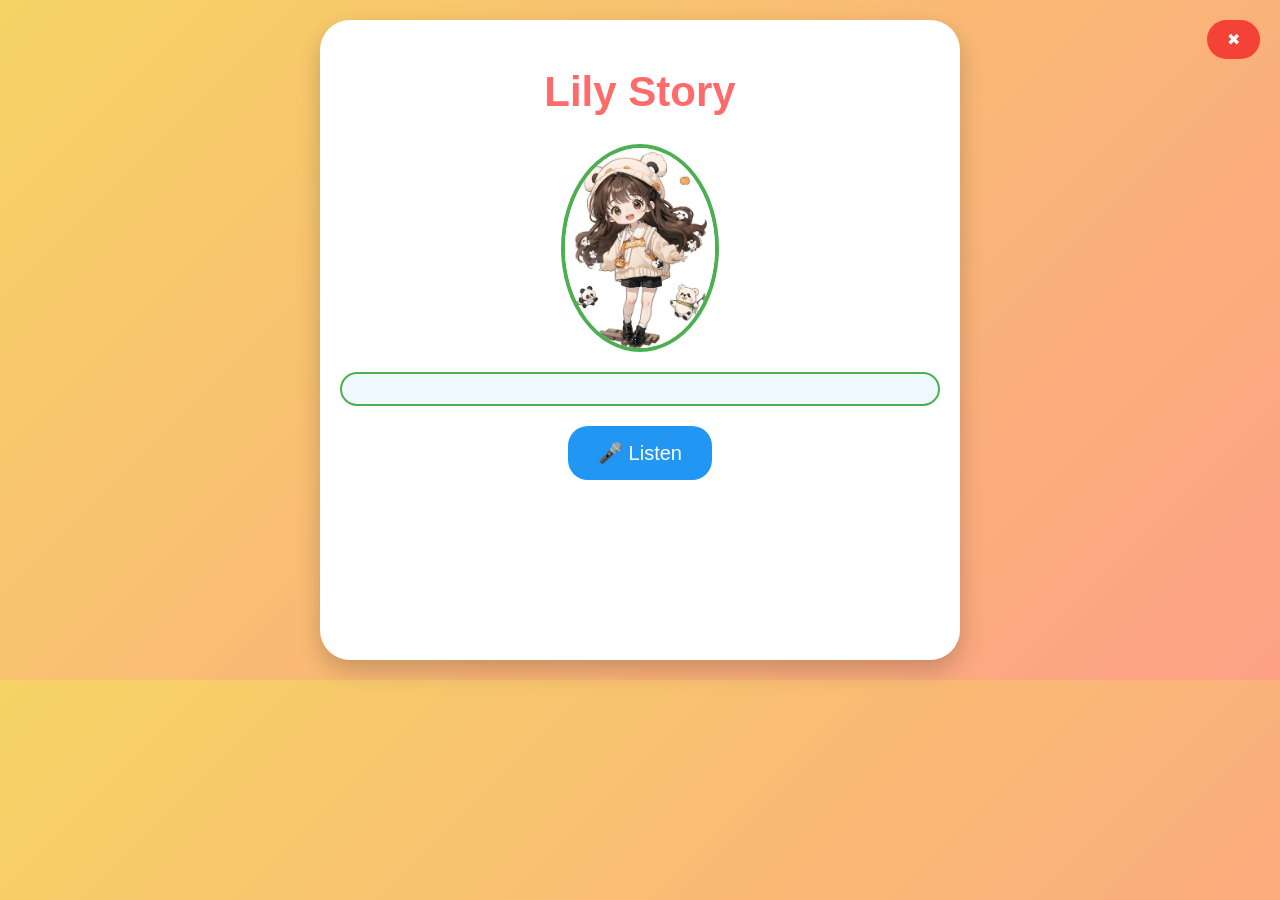
<file: school_story.html>
<!DOCTYPE html>
<html lang="en">
<head>
    <meta charset="UTF-8">
    <meta name="viewport" content="width=device-width, initial-scale=1.0">
    <title>Lily Story</title>
    <style>
        body {
            font-family: Arial, Verdana, sans-serif;
            background: linear-gradient(135deg, #f6d365 0%, #fda085 100%);
            text-align: center;
            padding: 20px;
            margin: 0;
        }

        #game-container {
            background-color: #fff;
            border-radius: 30px;
            padding: 20px;
            max-width: 600px;
            margin: 0 auto;
            box-shadow: 0 10px 25px rgba(0,0,0,0.2);
            min-height: 600px;
        }

        h1 {
            color: #ff6b6b;
            font-size: 42px;
            text-shadow: 2px 2px 0 #fff;
        }

        #lily-img {
            width: 150px;
            border-radius: 50%;
            border: 4px solid #4CAF50;
            margin: 20px auto;
            display: block;
            animation: float 3s ease-in-out infinite;
        }

        @keyframes float {
            0% {
                transform: translateY(0px);
            }
            50% {
                transform: translateY(-10px);
            }
            100% {
                transform: translateY(0px);
            }
        }

        #story-text {
            font-size: 22px;
            color: #333;
            margin: 20px auto;
            padding: 15px;
            background: #f0f8ff;
            border: 2px solid #4CAF50;
            border-radius: 20px;
        }

        .location-btn {
            display: block;
            width: 85%;
            margin: 15px auto;
            padding: 15px;
            font-size: 20px;
            background-color: #f0f8ff;
            border: 3px solid #4CAF50;
            border-radius: 20px;
            cursor: pointer;
            transition: 0.3s;
            font-family: inherit;
        }

        .location-btn:hover {
            background-color: #dcedc8;
            transform: scale(1.05);
        }

        #story-btn {
            padding: 15px 30px;
            font-size: 20px;
            background-color: #2196F3;
            border: none;
            border-radius: 20px;
            cursor: pointer;
            color: white;
            font-family: inherit;
            margin-bottom: 20px;
        }

        #next-btn {
            padding: 15px 30px;
            font-size: 20px;
            background-color: #4CAF50;
            border: none;
            border-radius: 20px;
            cursor: pointer;
            color: white;
            font-family: inherit;
            display: none;
            margin-top: 20px;
        }

        #exit-btn {
            position: absolute;
            top: 20px;
            right: 20px;
            padding: 10px 20px;
            background-color: #f44336;
            border: none;
            border-radius: 20px;
            cursor: pointer;
            color: white;
            font-family: inherit;
            font-size: 16px;
        }

        #screen-final {
            display: none;
        }
    </style>
</head>
<body>
    <div id="game-container">
        <h1>Lily Story</h1>
        <button id="exit-btn" onclick="window.location.href='index.html'">✖</button>
        <img id="lily-img" src="https://yuliaishtar-hub.github.io/inglish-adventure/Lili.jpg" alt="Lily">
        
        <div id="screen-story">
            <div id="story-text"></div>
            <button id="story-btn" onclick="speakStory()">🎤 Listen</button>
            <button id="next-btn" onclick="nextQuestion()">Next ➡️</button>
        </div>
        
        <div id="screen-final">
            <div class="location-btn" onclick="window.location.href='index.html'">Back to Map</div>
        </div>
    </div>

    <script>
        const LILY_PITCH = 1.2;
        const LILY_RATE = 0.85;

        let lilyVoice = null;
        let sceneIndex = 0;
        let scenes = [];

        function setupVoice() {
            const voices = window.speechSynthesis.getVoices();
            for (let i = 0; i < voices.length; i++) {
                const v = voices[i];
                if (v.name.includes('Google UK English Female') || v.name.includes('Zira') || v.name.includes('Samantha') || v.name.includes('Female') || v.lang === 'en-US' || v.lang === 'en-GB') {
                    lilyVoice = v; break;
                }
            }
            if (!lilyVoice && voices.length > 0) { lilyVoice = voices[0]; }
            window.speechSynthesis.onvoiceschanged = function() {
                const voices = window.speechSynthesis.getVoices();
                for (let i = 0; i < voices.length; i++) {
                    const v = voices[i];
                    if (v.name.includes('Google UK English Female') || v.name.includes('Zira') || v.name.includes('Samantha') || v.name.includes('Female') || v.lang === 'en-US' || v.lang === 'en-GB') {
                        lilyVoice = v; break;
                    }
                }
            };
        }

        function speak(text) {
            if (!('speechSynthesis' in window)) return;
            window.speechSynthesis.cancel();
            const utterance = new SpeechSynthesisUtterance(text);
            utterance.lang = 'en-US';
            utterance.rate = LILY_RATE;
            utterance.pitch = LILY_PITCH;
            utterance.volume = 1.0;
            if (lilyVoice) { utterance.voice = lilyVoice; }
            window.speechSynthesis.speak(utterance);
        }

        // Сцены про Лили и её семью
        scenes = [
            { text: "Hello! I'm Lily!" },
            { text: "I have a mummy. Her name is Anna." },
            { text: "I have a daddy. His name is Tom." },
            { text: "They are great!" },
            { text: "I have a grandma and a grandpa." },
            { text: "I have a sister. Her name is Yuna." },
            { text: "I love my family!" },
            { text: "I go to school every day!" },
            { text: "Let's play together!" }
        ];

        function speakStory() {
            if (sceneIndex < scenes.length) {
                const scene = scenes[sceneIndex];
                document.getElementById('story-text').innerText = scene.text;
                speak(scene.text);
                sceneIndex++;
                
                if (sceneIndex >= scenes.length) {
                    document.getElementById('next-btn').style.display = 'inline-block';
                    document.getElementById('story-btn').style.display = 'none';
                }
            }
        }

        function nextQuestion() {
            document.getElementById('screen-story').style.display = 'none';
            document.getElementById('screen-final').style.display = 'block';
            speak("Well done!");
        }

        window.onload = function() {
            setupVoice();
        };
    </script>
</body>
</html>
</file>
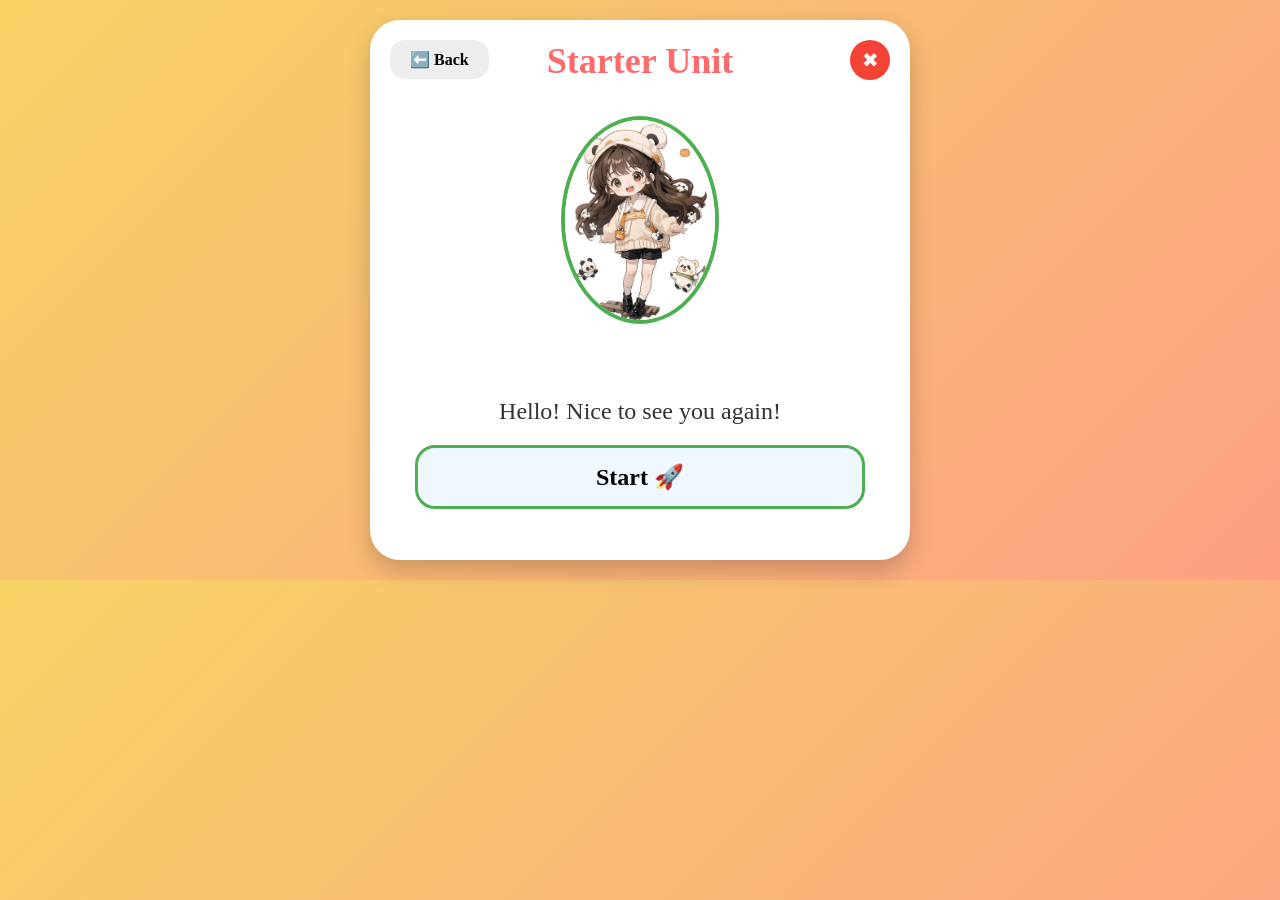
<file: starter_unit.html>
<!DOCTYPE html>
<html lang="en">
<head>
    <meta charset="UTF-8">
    <meta name="viewport" content="width=device-width, initial-scale=1.0">
    <title>Starter Unit - Welcome Back!</title>
    <style>
        body {
            font-family: 'Comic Sans MS', 'Comic Sans', cursive;
            background: linear-gradient(135deg, #f6d365 0%, #fda085 100%);
            text-align: center;
            padding: 20px;
            margin: 0;
        }

        #game-container {
            background-color: #fff;
            border-radius: 30px;
            padding: 20px;
            max-width: 500px;
            margin: 0 auto;
            box-shadow: 0 10px 25px rgba(0,0,0,0.2);
            min-height: 500px;
            position: relative;
        }

        h1 {
            color: #ff6b6b;
            font-size: 36px;
            text-shadow: 2px 2px 0 #fff;
            margin-top: 0;
        }

        #lily-img {
            width: 150px;
            border-radius: 50%;
            border: 4px solid #4CAF50;
            animation: float 3s ease-in-out infinite;
            margin: 10px auto;
        }

        @keyframes float {
            0% { transform: translateY(0px); }
            50% { transform: translateY(-10px); }
            100% { transform: translateY(0px); }
        }

        .nav-btn {
            position: absolute;
            top: 20px;
            left: 20px;
            padding: 10px 20px;
            background-color: #eee;
            border: none;
            border-radius: 15px;
            cursor: pointer;
            font-weight: bold;
            font-family: inherit;
            font-size: 16px;
        }

        .nav-btn:hover { background-color: #dcedc8; }

        .content-block {
            display: block;
            margin-top: 20px;
        }

        .question-text {
            font-size: 24px;
            color: #333;
            margin-bottom: 20px;
        }

        .big-emoji {
            font-size: 80px;
            margin-bottom: 20px;
            animation: pulse 1.5s infinite;
        }

        @keyframes pulse {
            0% { transform: scale(1); }
            50% { transform: scale(1.1); }
            100% { transform: scale(1); }
        }

        .answer-btn {
            display: block;
            width: 90%;
            margin: 10px auto;
            padding: 15px;
            font-size: 24px;
            background-color: #f0f8ff;
            border: 3px solid #4CAF50;
            border-radius: 20px;
            cursor: pointer;
            font-family: inherit;
            font-weight: bold;
            transition: 0.3s;
        }

        .answer-btn:hover {
            background-color: #dcedc8;
            transform: scale(1.05);
        }

        .answer-btn.correct {
            background-color: #a5d6a7;
            border-color: #4caf50;
        }

        .answer-btn.wrong {
            background-color: #ef9a9a;
            border-color: #f44336;
        }

        #feedback {
            font-size: 20px;
            font-weight: bold;
            color: #ff9800;
            min-height: 30px;
            margin-top: 10px;
        }

        #next-btn {
            display: none;
            padding: 15px 30px;
            font-size: 20px;
            background-color: #2196F3;
            border: none;
            border-radius: 20px;
            cursor: pointer;
            color: white;
            font-family: inherit;
            margin: 20px auto;
        }

        #exit-btn {
            position: absolute;
            top: 20px;
            right: 20px;
            background-color: #f44336;
            color: white;
            border: none;
            border-radius: 50%;
            width: 40px;
            height: 40px;
            font-size: 20px;
            cursor: pointer;
        }
    </style>
</head>
<body>
    <div id="game-container">
        <h1>Starter Unit</h1>
        <button class="nav-btn" onclick="window.history.back()">⬅️ Back</button>
        <button id="exit-btn" onclick="window.location.href='index.html'">✖</button>
        
        <img id="lily-img" src="https://yuliaishtar-hub.github.io/inglish-adventure/Lili.jpg" alt="Lily">
        <div id="feedback"></div>

        <div id="screen-welcome" class="content-block">
            <div class="question-text">Hello! Nice to see you again!</div>
            <button class="answer-btn" onclick="startLesson()">Start 🚀</button>
        </div>

        <div id="screen-colour" class="content-block" style="display: none;">
            <div class="big-emoji" id="colour-emoji">🔴</div>
            <div class="question-text" id="colour-question">What colour is it?</div>
            <div id="colour-answers"></div>
            <button id="next-btn" onclick="nextQuestion()">Next ➡️</button>
        </div>

        <div id="screen-number" class="content-block" style="display: none;">
            <div class="big-emoji" id="number-emoji">7️⃣</div>
            <div class="question-text" id="number-question">What number is it?</div>
            <div id="number-answers"></div>
        </div>

        <div id="screen-object" class="content-block" style="display: none;">
            <div class="big-emoji" id="object-emoji">☀️</div>
            <div class="question-text" id="object-question">What is it?</div>
            <div id="object-answers"></div>
        </div>

        <div id="screen-final" class="content-block" style="display: none;">
            <div class="question-text">Well done, Lily! 🎉</div>
            <button class="answer-btn" onclick="window.location.href='index.html'">Back to Map</button>
        </div>
    </div>

    <script>
        const LILY_PITCH = 1.2;
        const LILY_RATE = 0.85;

        // Данные для Starter Unit (цвета, цифры, предметы)
        const lessons = [
            {
                type: 'colour',
                questions: [
                    { emoji: '🔴', answer: 'Red' },
                    { emoji: '🔵', answer: 'Blue' },
                    { emoji: '🟡', answer: 'Yellow' },
                    { emoji: '🟢', answer: 'Green' },
                    { emoji: '⚫', answer: 'Black' }
                ]
            },
            {
                type: 'number',
                questions: [
                    { emoji: '1️⃣', answer: 'One' },
                    { emoji: '2️⃣', answer: 'Two' },
                    { emoji: '3️⃣', answer: 'Three' },
                    { emoji: '5️⃣', answer: 'Five' },
                    { emoji: '7️⃣', answer: 'Seven' }
                ]
            },
            {
                type: 'object',
                questions: [
                    { emoji: '☀️', answer: 'Sun' },
                    { emoji: '📕', answer: 'Book' },
                    { emoji: '🪑', answer: 'Chair' },
                    { emoji: '☂️', answer: 'Umbrella' },
                    { emoji: '🐶', answer: 'Dog' }
                ]
            }
        ];

        let currentLessonIndex = 0;
        let currentQuestionIndex = 0;

        function speak(text) {
            if (!('speechSynthesis' in window)) return;
            window.speechSynthesis.cancel();
            const utterance = new SpeechSynthesisUtterance(text);
            utterance.lang = 'en-US';
            utterance.rate = LILY_RATE;
            utterance.pitch = LILY_PITCH;
            window.speechSynthesis.speak(utterance);
        }

        function startLesson() {
            document.getElementById('screen-welcome').style.display = 'none';
            speak("Hello! Nice to see you again!");
            loadQuestion();
        }

        function loadQuestion() {
            const lesson = lessons[currentLessonIndex];
            const question = lesson.questions[currentQuestionIndex];

            // Скрываем все экраны, показываем нужный
            document.getElementById('screen-colour').style.display = 'none';
            document.getElementById('screen-number').style.display = 'none';
            document.getElementById('screen-object').style.display = 'none';
            document.getElementById('next-btn').style.display = 'none';
            document.getElementById('feedback').innerText = '';

            let screenId = 'screen-colour';
            if (lesson.type === 'number') screenId = 'screen-number';
            if (lesson.type === 'object') screenId = 'screen-object';

            const screen = document.getElementById(screenId);
            screen.style.display = 'block';

            // Устанавливаем эмодзи и вопрос
            const emojiEl = screen.querySelector('.big-emoji');
            const questionEl = screen.querySelector('.question-text');
            const answersEl = screen.querySelector('div[id*="-answers"]');

            emojiEl.innerText = question.emoji;
            questionEl.innerText = (lesson.type === 'colour') ? "What colour is it?" : (lesson.type === 'number') ? "What number is it?" : "What is it?";
            
            // Генерируем кнопки (правильный + 2 неправильных)
            let options = [question.answer];
            const allAnswers = lesson.questions.map(q => q.answer);
            while (options.length < 3) {
                const randomAnswer = allAnswers[Math.floor(Math.random() * allAnswers.length)];
                if (!options.includes(randomAnswer)) {
                    options.push(randomAnswer);
                }
            }
            // Перемешиваем
            options.sort(() => Math.random() - 0.5);

            answersEl.innerHTML = '';
            options.forEach(option => {
                const btn = document.createElement('button');
                btn.innerText = option;
                btn.className = 'answer-btn';
                btn.onclick = () => checkAnswer(btn, option, question.answer);
                answersEl.appendChild(btn);
            });
        }

        function checkAnswer(btn, selected, correct) {
            const buttons = document.querySelectorAll('.answer-btn');
            buttons.forEach(b => b.disabled = true);

            if (selected === correct) {
                btn.classList.add('correct');
                document.getElementById('feedback').innerText = "Great!";
                speak(correct);
                document.getElementById('next-btn').style.display = 'inline-block';
            } else {
                btn.classList.add('wrong');
                speak("Try again!");
                document.getElementById('feedback').innerText = "Oops! Try again!";
                btn.disabled = false; 
                btn.onclick = () => { btn.classList.remove('wrong'); checkAnswer(btn, selected, correct); }
            }
        }

        function nextQuestion() {
            const lesson = lessons[currentLessonIndex];
            currentQuestionIndex++;
            if (currentQuestionIndex >= lesson.questions.length) {
                currentLessonIndex++;
                currentQuestionIndex = 0;
                if (currentLessonIndex < lessons.length) {
                    loadQuestion();
                } else {
                    // Все уроки пройдены
                    document.getElementById('screen-colour').style.display = 'none';
                    document.getElementById('screen-number').style.display = 'none';
                    document.getElementById('screen-object').style.display = 'none';
                    document.getElementById('screen-final').style.display = 'block';
                    speak("Well done! You are a star!");
                }
            } else {
                loadQuestion();
            }
        }
    </script>
</body>
</html>
</file>
